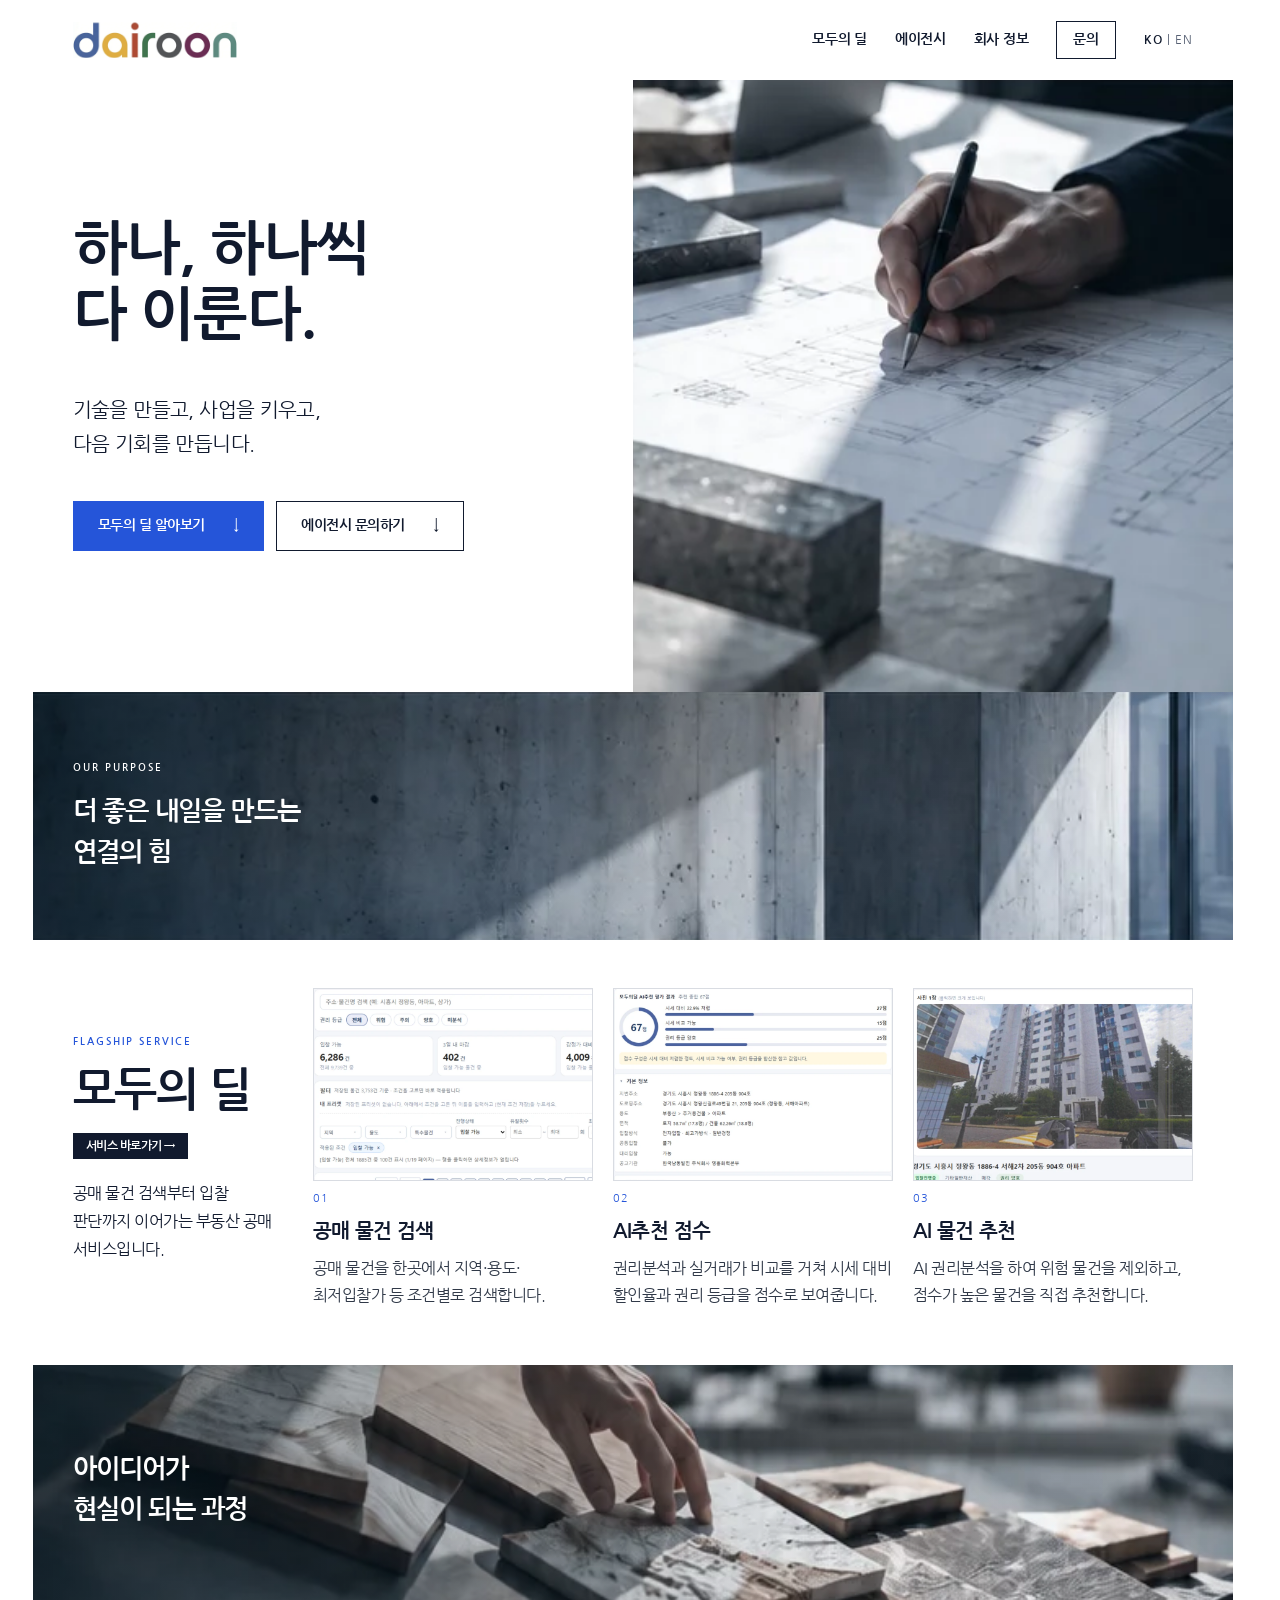
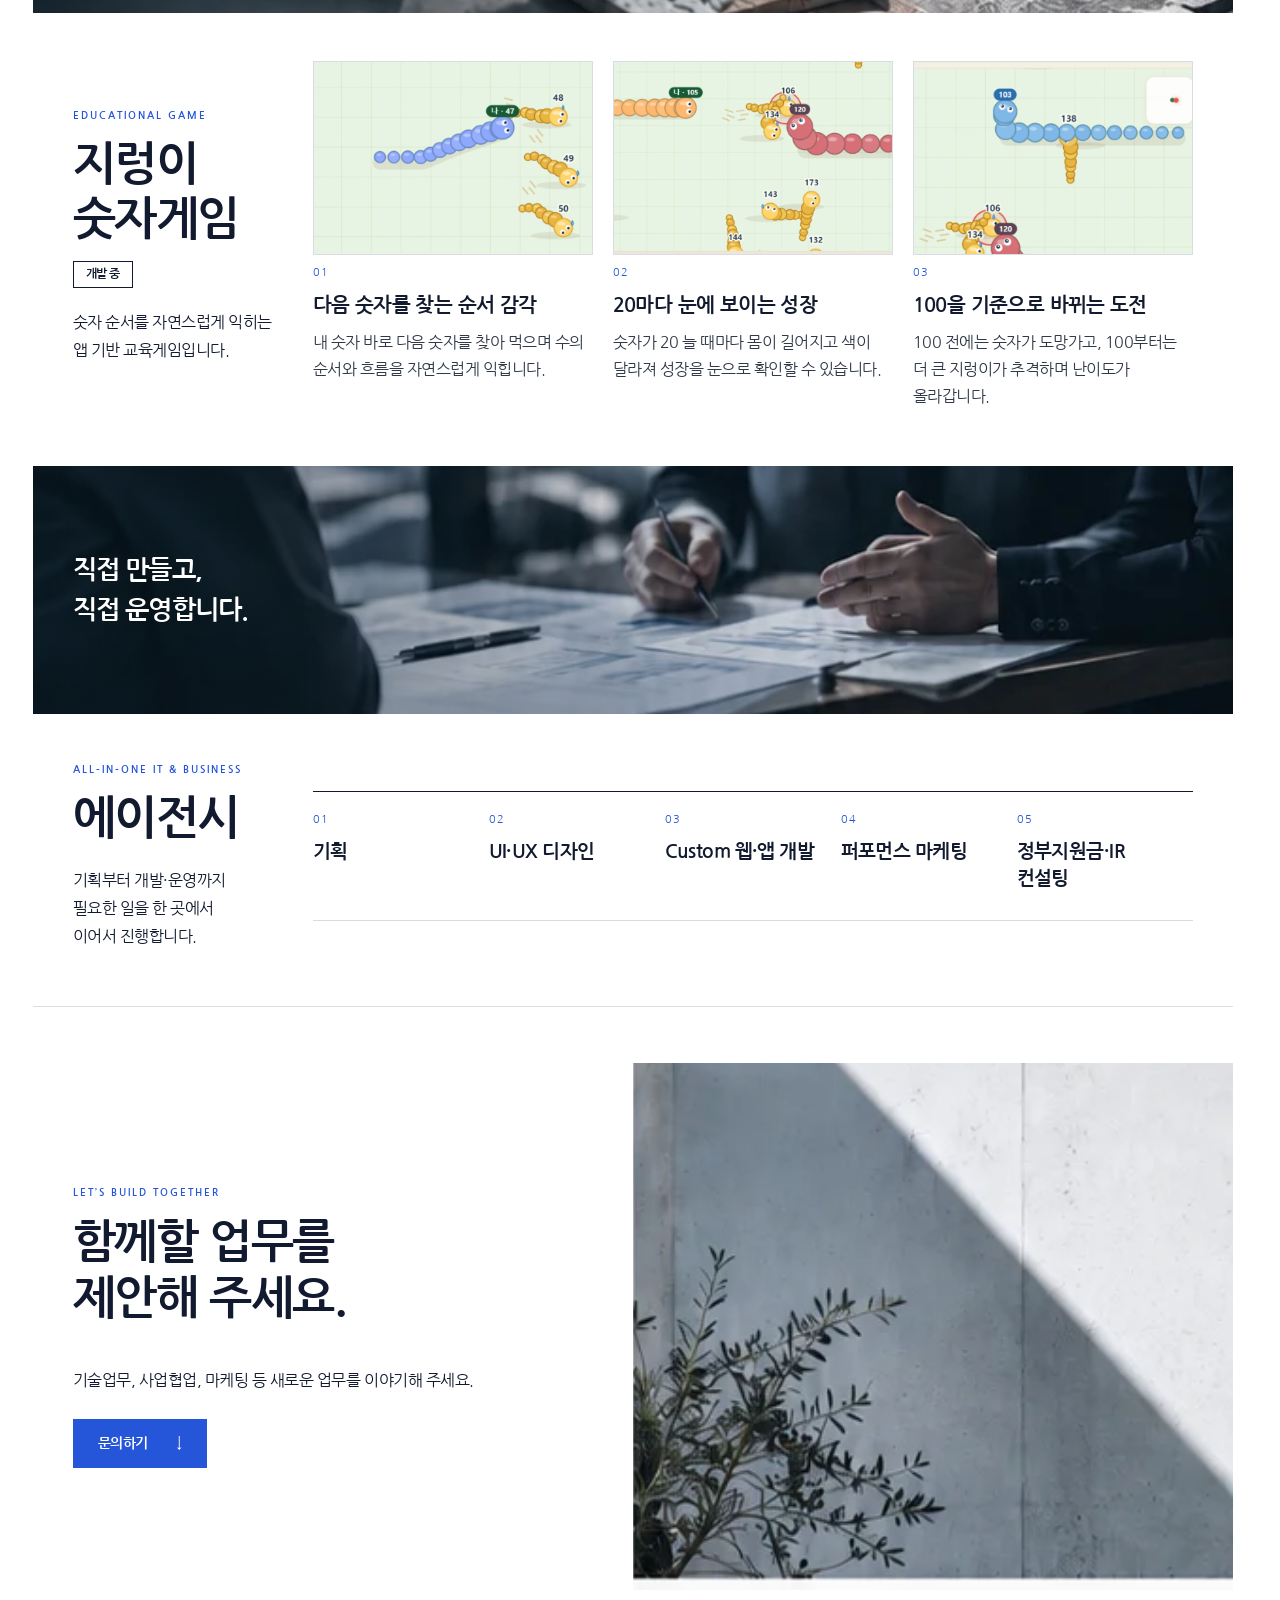
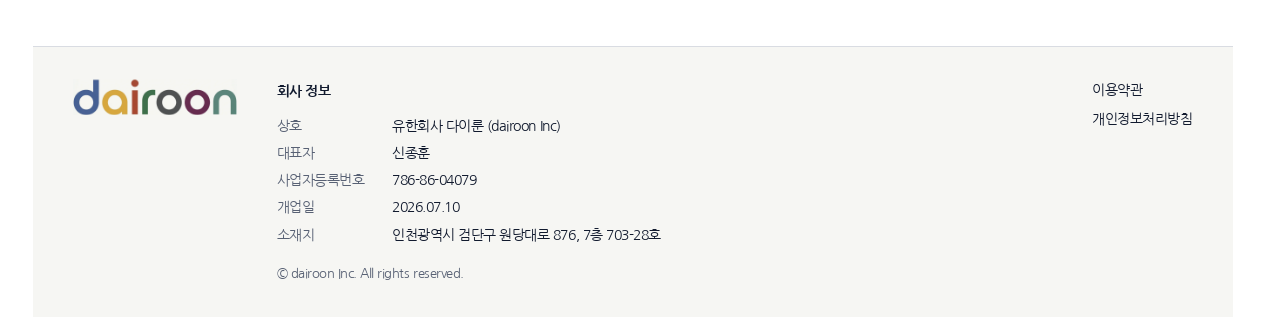
<file: index.html>
<!DOCTYPE html><html lang="ko"><head><meta charset="utf-8"/><meta name="viewport" content="width=device-width, initial-scale=1"/><link rel="stylesheet" href="/_next/static/chunks/2xvtko9cyt8w0.css?v=20260923d"/><link rel="stylesheet" href="/site.css?v=20261012a"/><meta name="theme-color" content="#111a2e"/><title>다이룬 (dairoon) | 올인원 IT & 비즈니스 에이전시, 모두의 딜</title><meta name="description" content="유한회사 다이룬은 기획·디자인·개발을 아우르는 올인원 IT & 비즈니스 에이전시이며, 부동산 공매 정보 서비스 모두의 딜을 준비하고 있습니다."/><link rel="canonical" href="https://www.dairoon.com/"/><link rel="alternate" hreflang="ko" href="https://www.dairoon.com/"/><link rel="alternate" hreflang="en" href="https://www.dairoon.com/en/"/><link rel="alternate" hreflang="x-default" href="https://www.dairoon.com/"/><meta property="og:title" content="다이룬 (dairoon) | 올인원 IT & 비즈니스 에이전시, 모두의 딜"/><meta property="og:description" content="유한회사 다이룬은 기획·디자인·개발을 아우르는 올인원 IT & 비즈니스 에이전시이며, 부동산 공매 정보 서비스 모두의 딜을 준비하고 있습니다."/><meta property="og:url" content="https://www.dairoon.com/"/><meta property="og:site_name" content="dairoon"/><meta property="og:locale" content="ko_KR"/><meta property="og:type" content="website"/><meta property="og:image" content="https://www.dairoon.com/dairoon-og-light-v2.png"/><meta property="og:image:secure_url" content="https://www.dairoon.com/dairoon-og-light-v2.png"/><meta property="og:image:type" content="image/png"/><meta property="og:image:width" content="1200"/><meta property="og:image:height" content="630"/><meta property="og:image:alt" content="dairoon"/><meta name="twitter:card" content="summary_large_image"/><meta name="twitter:image" content="https://www.dairoon.com/dairoon-og-light-v2.png"/><meta name="twitter:title" content="다이룬 (dairoon) | 올인원 IT & 비즈니스 에이전시, 모두의 딜"/><meta name="twitter:description" content="유한회사 다이룬은 기획·디자인·개발을 아우르는 올인원 IT & 비즈니스 에이전시이며, 부동산 공매 정보 서비스 모두의 딜을 준비하고 있습니다."/><link rel="preconnect" href="https://fonts.googleapis.com"/><link rel="preconnect" href="https://fonts.gstatic.com" crossorigin="anonymous"/><link rel="stylesheet" href="https://fonts.googleapis.com/css2?family=Nanum+Gothic:wght@400;700;800&amp;display=swap"/><script type="application/ld+json">{"@context":"https://schema.org","@type":"Organization","name":"다이룬","legalName":"유한회사 다이룬","alternateName":["dairoon","dairoon Inc"],"url":"https://www.dairoon.com/","foundingDate":"2026-07-10","founder":{"@type":"Person","name":"신종훈"},"taxID":"786-86-04079","address":{"@type":"PostalAddress","streetAddress":"원당대로 876, 7층 703-28호","addressLocality":"검단구","addressRegion":"인천광역시","addressCountry":"KR"}}</script></head><body><a class="skip-link" href="#main">본문으로 건너뛰기</a><div id="top"></div><header class="site-header"><a class="home-link" href="/#top" aria-label="다이룬 처음으로"><svg class="logo" viewBox="655 595 1506 336" role="img" aria-label="다이룬 dairoon"><image href="/logo-source.webp" width="2816" height="1536"></image></svg></a><nav class="site-nav" aria-label="Main"><a class="nav-link" href="#modoodeal">모두의 딜</a><a class="nav-link" href="#agency">에이전시</a><a class="nav-link" href="#company">회사 정보</a><a class="nav-contact" href="#contact">문의</a><span class="lang" aria-label="Language"><b>KO</b> | <a href="/en/" hreflang="en" lang="en">EN</a></span></nav></header><main id="main">
<section class="hero" aria-labelledby="hero-title"><div class="hero-copy"><p class="eyebrow">BUILD. OPERATE. GROW.</p><h1 id="hero-title">하나, 하나씩<br/>다 이룬다.</h1><p class="hero-sub">기술을 만들고, 사업을 키우고,<br/>다음 기회를 만듭니다.</p><div class="hero-actions"><a class="primary-button" href="#modoodeal">모두의 딜 알아보기 <span aria-hidden="true">↓</span></a><a class="ghost-button" href="#contact">에이전시 문의하기 <span aria-hidden="true">↓</span></a></div></div><div class="hero-visual"><svg class="photo hero-photo" width="380" height="396" viewBox="356 48 380 396" preserveAspectRatio="xMidYMid slice" aria-hidden="true"><image href="/editorial-source.webp" width="736" height="2135"></image></svg></div></section>
<section id="about" class="banner"><svg class="photo" width="736" height="151" viewBox="0 444 736 151" preserveAspectRatio="xMidYMid slice" aria-hidden="true"><image href="/editorial-source.webp" width="736" height="2135"></image></svg><div class="banner-copy"><p class="eyebrow">OUR PURPOSE</p><h2>더 좋은 내일을 만드는<br/>연결의 힘</h2></div></section>
<section id="modoodeal" class="service-section" aria-labelledby="modoodeal-title"><div class="section-intro"><p class="eyebrow">FLAGSHIP SERVICE</p><h2 id="modoodeal-title">모두의 딜</h2><a class="status-tag status-link" href="https://www.dairoon.net/anaconda" target="_blank" rel="noopener">서비스 바로가기 <span aria-hidden="true">→</span></a><p class="section-lead">공매 물건 검색부터 입찰 판단까지 이어가는 부동산 공매 서비스입니다.</p></div><div class="shot-wrap"><div class="service-grid service-grid-3 service-grid-shot"><div class="service-card"><article><div class="card-media"><img src="/assets/md-1.webp" width="720" height="496" alt="공매 물건 검색" loading="lazy"/></div><span class="card-number" aria-hidden="true">01</span><h3>공매 물건 검색</h3><p>공매 물건을 한곳에서 지역·용도·최저입찰가 등 조건별로 검색합니다.</p></article></div><div class="service-card"><article><div class="card-media"><img src="/assets/md-2.webp" width="720" height="496" alt="AI추천 점수" loading="lazy"/></div><span class="card-number" aria-hidden="true">02</span><h3>AI추천 점수</h3><p>권리분석과 실거래가 비교를 거쳐 시세 대비 할인율과 권리 등급을 점수로 보여줍니다.</p></article></div><div class="service-card"><article><div class="card-media"><img src="/assets/md-3.webp" width="720" height="496" alt="AI 물건 추천" loading="lazy"/></div><span class="card-number" aria-hidden="true">03</span><h3>AI 물건 추천</h3><p>AI 권리분석을 하여 위험 물건을 제외하고, 점수가 높은 물건을 직접 추천합니다.</p></article></div></div></div></section>
<section class="banner"><svg class="photo" width="736" height="168" viewBox="0 854 736 168" preserveAspectRatio="xMidYMid slice" aria-hidden="true"><image href="/editorial-source.webp" width="736" height="2135"></image></svg><div class="banner-copy"><h2>아이디어가<br/>현실이 되는 과정</h2></div></section>
<section id="number-snake" class="service-section" aria-labelledby="number-snake-title"><div class="section-intro"><p class="eyebrow">EDUCATIONAL GAME</p><h2 id="number-snake-title">지렁이 숫자게임</h2><p class="status-tag">개발 중</p><p class="section-lead">숫자 순서를 자연스럽게 익히는 앱 기반 교육게임입니다.</p></div><div class="shot-wrap"><div class="service-grid service-grid-3 service-grid-shot"><div class="service-card"><article><div class="card-media"><img src="/assets/game-1.webp" width="720" height="496" alt="다음 숫자를 찾는 순서 감각" loading="lazy"/></div><span class="card-number" aria-hidden="true">01</span><h3>다음 숫자를 찾는 순서 감각</h3><p>내 숫자 바로 다음 숫자를 찾아 먹으며 수의 순서와 흐름을 자연스럽게 익힙니다.</p></article></div><div class="service-card"><article><div class="card-media"><img src="/assets/game-2.webp" width="720" height="496" alt="20마다 눈에 보이는 성장" loading="lazy"/></div><span class="card-number" aria-hidden="true">02</span><h3>20마다 눈에 보이는 성장</h3><p>숫자가 20 늘 때마다 몸이 길어지고 색이 달라져 성장을 눈으로 확인할 수 있습니다.</p></article></div><div class="service-card"><article><div class="card-media"><img src="/assets/game-3.webp" width="720" height="496" alt="100을 기준으로 바뀌는 도전" loading="lazy"/></div><span class="card-number" aria-hidden="true">03</span><h3>100을 기준으로 바뀌는 도전</h3><p>100 전에는 숫자가 도망가고, 100부터는 더 큰 지렁이가 추격하며 난이도가 올라갑니다.</p></article></div></div></div></section>
<section class="banner"><svg class="photo" width="736" height="158" viewBox="0 1292 736 158" preserveAspectRatio="xMidYMid slice" aria-hidden="true"><image href="/editorial-source.webp" width="736" height="2135"></image></svg><div class="banner-copy"><h2>직접 만들고,<br/>직접 운영합니다.</h2></div></section>
<section id="agency" class="service-section" aria-labelledby="ag-title"><div class="section-intro"><p class="eyebrow">ALL-IN-ONE IT & BUSINESS</p><h2 id="ag-title">에이전시</h2><p class="section-lead">기획부터 개발·운영까지
필요한 일을 한 곳에서
이어서 진행합니다.</p></div><ol class="item-grid"><li class="item-card"><span class="card-number" aria-hidden="true">01</span><h3>기획</h3></li><li class="item-card"><span class="card-number" aria-hidden="true">02</span><h3>UI·UX 디자인</h3></li><li class="item-card"><span class="card-number" aria-hidden="true">03</span><h3>Custom 웹·앱 개발</h3></li><li class="item-card"><span class="card-number" aria-hidden="true">04</span><h3>퍼포먼스 마케팅</h3></li><li class="item-card"><span class="card-number" aria-hidden="true">05</span><h3>정부지원금·IR 컨설팅</h3></li></ol></section>

<div class="contact-reveal"><section id="contact" class="contact-section" aria-labelledby="contact-title"><input class="contact-form-toggle" type="checkbox" id="contact-form-toggle"/><div class="contact-overview"><div class="contact-copy"><p class="eyebrow">LET’S BUILD TOGETHER</p><h2 id="contact-title">함께할 업무를<br/>제안해 주세요.</h2><p>기술업무, 사업협업, 마케팅 등<br class="mobile-break"/> 새로운 업무를 이야기해 주세요.</p><label class="primary-button" for="contact-form-toggle">문의하기 <span aria-hidden="true">↓</span></label></div><svg class="photo" width="318" height="281" viewBox="418 1740 318 281" preserveAspectRatio="xMidYMid slice" aria-hidden="true"><image href="/editorial-source.webp" width="736" height="2135"></image></svg></div><div id="contact-form-panel" class="contact-form-panel"><div class="form-intro"><h3>어떤 일을 함께할까요?</h3><p>필요한 도움을 알려주세요.</p><p class="form-note">* 필수 입력</p></div><form action="https://formsubmit.co/jason@dairoon.com" method="POST" aria-label="문의 양식"><input type="hidden" name="_subject" value="[다이룬] 문의"/><input type="hidden" name="_template" value="table"/><input type="hidden" name="_captcha" value="false"/><input type="hidden" name="_next" value="https://www.dairoon.com/thanks.html"/><fieldset><legend class="sr-only">문의 정보</legend><div class="form-grid"><div class="field"><label for="name">이름 *</label><input id="name" autocomplete="name" maxlength="60" required name="name"/></div><div class="field"><label for="email">이메일 *</label><input id="email" type="email" autocomplete="email" maxlength="254" required name="email"/></div><div class="field"><label for="company">회사·소속 <span>(선택)</span></label><input id="company" autocomplete="organization" maxlength="100" name="company"/></div><div class="field"><label for="phone">연락처 <span>(선택)</span></label><input id="phone" type="tel" autocomplete="tel" maxlength="30" name="phone"/></div><div class="field full-width"><label for="type">문의 유형 *</label><select id="type" name="type" required><option value="" selected>문의 유형을 선택해주세요</option><option>에이전시 문의</option><option>모두의 딜 제휴</option><option>광고</option><option>시스템 문의</option></select></div><div class="field full-width"><label for="message">문의 내용 *</label><textarea id="message" name="message" rows="6" minlength="10" maxlength="3000" required placeholder="진행하고 싶은 일이나 궁금한 점을 적어주세요."></textarea></div><div class="honeypot" aria-hidden="true"><label for="website">웹사이트</label><input id="website" tabindex="-1" autocomplete="off" name="website"/></div></div><p class="setup-notice">문의하신 내용을 확인한 후 회신해 드리겠습니다.</p><label class="consent"><input type="checkbox" required name="consent"/><span>개인정보 수집·이용에 동의합니다. (필수) <a class="policy-link" href="/privacy.html">개인정보처리방침</a></span></label><button class="primary-button submit-button" type="submit">문의 보내기 <span aria-hidden="true">↗</span></button></fieldset></form></div></section></div>
</main>
<footer id="company" class="site-footer company-footer"><a class="footer-logo" href="/#top" aria-label="다이룬 처음으로"><svg class="logo" viewBox="655 595 1506 336" role="img" aria-label="다이룬 dairoon"><image href="/logo-source.webp" width="2816" height="1536"></image></svg></a><div class="footer-info"><strong>회사 정보</strong><dl class="company-list"><dt>상호</dt><dd>유한회사 다이룬 (dairoon Inc)</dd><dt>대표자</dt><dd>신종훈</dd><dt>사업자등록번호</dt><dd>786-86-04079</dd><dt>개업일</dt><dd>2026.07.10</dd><dt>소재지</dt><dd>인천광역시 검단구 원당대로 876, 7층 703-28호</dd></dl><small>© dairoon Inc. All rights reserved.</small></div><nav class="footer-links" aria-label="Legal"><a href="/terms.html">이용약관</a><a href="/privacy.html">개인정보처리방침</a></nav></footer></body></html>
</file>
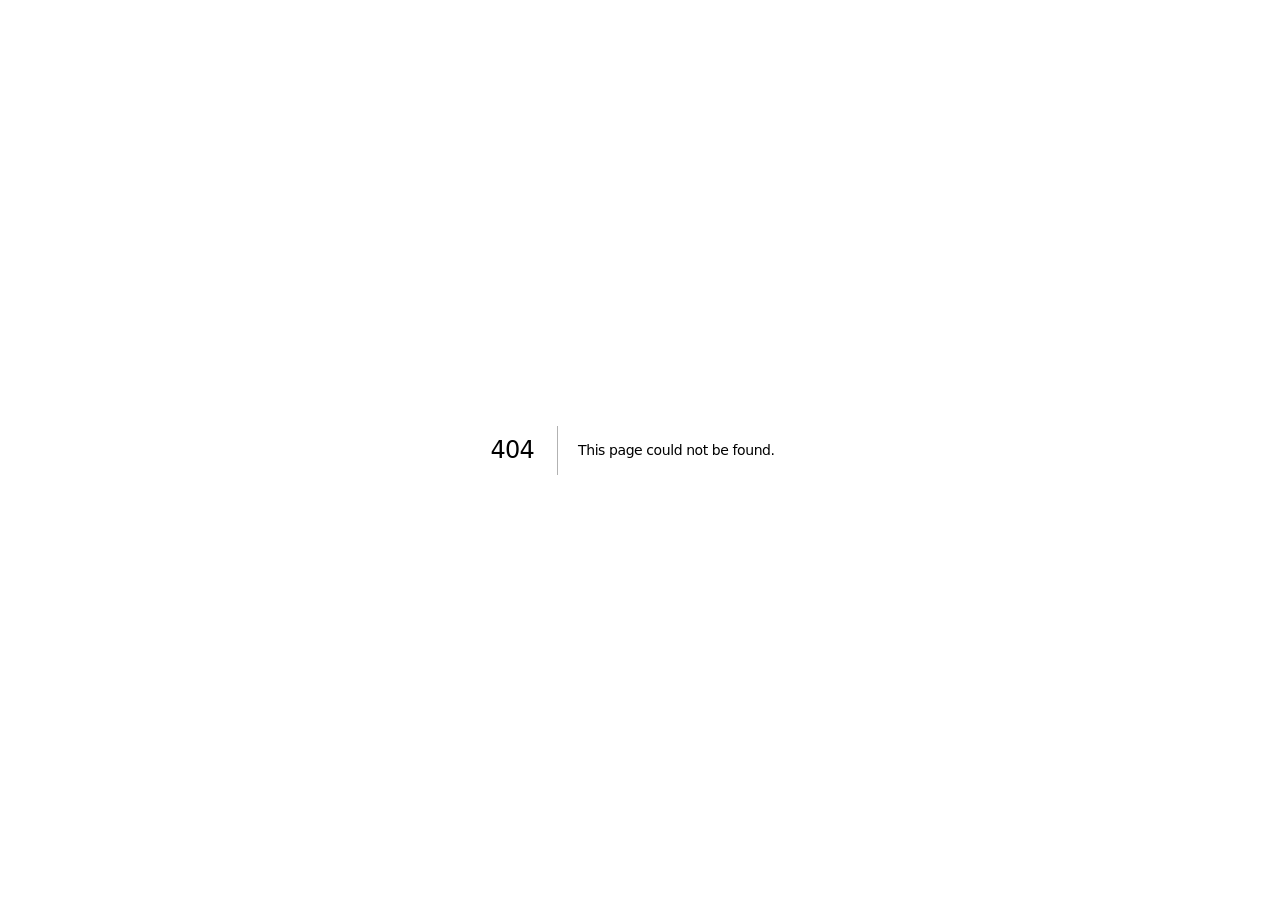
<file: 404/index.html>
<!DOCTYPE html><html lang="ko"><head><meta charSet="utf-8"/><meta name="viewport" content="width=device-width, initial-scale=1"/><link rel="stylesheet" href="/_next/static/chunks/2xvtko9cyt8w0.css" data-precedence="next"/><link rel="preload" as="script" fetchPriority="low" href="/_next/static/chunks/3nsj88_74o0t5.js"/><script src="/_next/static/chunks/2trs2gtjx0u55.js" async=""></script><script src="/_next/static/chunks/0n_12h2aolb_m.js" async=""></script><script src="/_next/static/chunks/turbopack-196b_j6blcd7y.js" async=""></script><script src="/_next/static/chunks/2-tx3ya_ngq3g.js" async=""></script><link rel="preload" href="https://fonts.googleapis.com/css2?family=Nanum+Gothic:wght@400;700;800&amp;display=swap" as="style"/><meta name="robots" content="noindex"/><meta name="theme-color" content="#111a2e"/><title>다이룬 | 아이디어에서 사업까지, 함께</title><meta name="description" content="IT 개발·설계부터 데이터·AI 인프라 구축까지, 자본과 기술의 연결로 더 좋은 내일을 만드는 비즈니스 파트너 다이룬입니다."/><link rel="canonical" href="https://www.dairoon.com/"/><meta property="og:title" content="다이룬 | 아이디어에서 사업까지, 함께"/><meta property="og:description" content="IT 개발·설계부터 데이터·AI 인프라 구축까지, 자본과 기술의 연결로 더 좋은 내일을 만드는 비즈니스 파트너 다이룬입니다."/><meta property="og:url" content="https://www.dairoon.com/"/><meta property="og:site_name" content="다이룬"/><meta property="og:locale" content="ko_KR"/><meta property="og:type" content="website"/><meta name="twitter:card" content="summary"/><meta name="twitter:title" content="다이룬 | 아이디어에서 사업까지, 함께"/><meta name="twitter:description" content="IT 개발·설계부터 데이터·AI 인프라 구축까지, 자본과 기술의 연결로 더 좋은 내일을 만드는 비즈니스 파트너 다이룬입니다."/><link rel="preconnect" href="https://fonts.googleapis.com"/><link rel="preconnect" href="https://fonts.gstatic.com" crossorigin="anonymous"/><title>404: This page could not be found.</title><link rel="stylesheet" href="https://fonts.googleapis.com/css2?family=Nanum+Gothic:wght@400;700;800&amp;display=swap"/><script src="/_next/static/chunks/0cz1d0mv5g_q7.js" noModule=""></script></head><body><div hidden=""><!--$--><!--/$--></div><a class="skip-link" href="#main">본문으로 건너뛰기</a><div style="font-family:system-ui,&quot;Segoe UI&quot;,Roboto,Helvetica,Arial,sans-serif,&quot;Apple Color Emoji&quot;,&quot;Segoe UI Emoji&quot;;height:100vh;text-align:center;display:flex;flex-direction:column;align-items:center;justify-content:center"><div><style>body{color:#000;background:#fff;margin:0}.next-error-h1{border-right:1px solid rgba(0,0,0,.3)}@media (prefers-color-scheme:dark){body{color:#fff;background:#000}.next-error-h1{border-right:1px solid rgba(255,255,255,.3)}}</style><h1 class="next-error-h1" style="display:inline-block;margin:0 20px 0 0;padding:0 23px 0 0;font-size:24px;font-weight:500;vertical-align:top;line-height:49px">404</h1><div style="display:inline-block"><h2 style="font-size:14px;font-weight:400;line-height:49px;margin:0">This page could not be found.</h2></div></div></div><!--$--><!--/$--><script src="/_next/static/chunks/3nsj88_74o0t5.js" id="_R_" async=""></script><script>(self.__next_f=self.__next_f||[]).push([0])</script><script>self.__next_f.push([1,"1:\"$Sreact.fragment\"\n2:I[32356,[\"/_next/static/chunks/2-tx3ya_ngq3g.js\"],\"default\"]\n3:I[32523,[\"/_next/static/chunks/2-tx3ya_ngq3g.js\"],\"default\"]\n4:I[90146,[\"/_next/static/chunks/2-tx3ya_ngq3g.js\"],\"OutletBoundary\"]\n5:\"$Sreact.suspense\"\n8:I[90146,[\"/_next/static/chunks/2-tx3ya_ngq3g.js\"],\"ViewportBoundary\"]\na:I[90146,[\"/_next/static/chunks/2-tx3ya_ngq3g.js\"],\"MetadataBoundary\"]\nc:I[88330,[\"/_next/static/chunks/2-tx3ya_ngq3g.js\"],\"default\",1]\n:HL[\"/_next/static/chunks/2xvtko9cyt8w0.css\",\"style\"]\n:HL[\"https://fonts.googleapis.com/css2?family=Nanum+Gothic:wght@400;700;800\u0026display=swap\",\"style\"]\n7:X\n0:{\"P\":null,\"c\":[\"\",\"_not-found\",\"\"],\"q\":\"\",\"i\":false,\"f\":[[[\"\",{\"children\":[\"/_not-found\",{\"children\":[\"__PAGE__\",{},\"$undefined\",\"$undefined\",4608]},\"$undefined\",\"$undefined\",4608]},\"$undefined\",\"$undefined\",4624],[[\"$\",\"$1\",\"c\",{\"children\":[[[\"$\",\"link\",\"0\",{\"rel\":\"stylesheet\",\"href\":\"/_next/static/chunks/2xvtko9cyt8w0.css\",\"precedence\":\"next\",\"crossOrigin\":\"$undefined\",\"nonce\":\"$undefined\"}],[\"$\",\"script\",\"script-0\",{\"src\":\"/_next/static/chunks/2-tx3ya_ngq3g.js\",\"async\":true,\"nonce\":\"$undefined\"}]],[\"$\",\"html\",null,{\"lang\":\"ko\",\"children\":[[\"$\",\"head\",null,{\"children\":[[\"$\",\"link\",null,{\"rel\":\"preconnect\",\"href\":\"https://fonts.googleapis.com\"}],[\"$\",\"link\",null,{\"rel\":\"preconnect\",\"href\":\"https://fonts.gstatic.com\",\"crossOrigin\":\"anonymous\"}],[\"$\",\"link\",null,{\"rel\":\"stylesheet\",\"href\":\"https://fonts.googleapis.com/css2?family=Nanum+Gothic:wght@400;700;800\u0026display=swap\"}]]}],[\"$\",\"body\",null,{\"children\":[[\"$\",\"a\",null,{\"className\":\"skip-link\",\"href\":\"#main\",\"children\":\"본문으로 건너뛰기\"}],[\"$\",\"$L2\",null,{\"parallelRouterKey\":\"children\",\"error\":\"$undefined\",\"errorStyles\":\"$undefined\",\"errorScripts\":\"$undefined\",\"template\":[\"$\",\"$L3\",null,{}],\"templateStyles\":\"$undefined\",\"templateScripts\":\"$undefined\",\"notFound\":[[[\"$\",\"title\",null,{\"children\":\"404: This page could not be found.\"}],[\"$\",\"div\",null,{\"style\":{\"fontFamily\":\"system-ui,\\\"Segoe UI\\\",Roboto,Helvetica,Arial,sans-serif,\\\"Apple Color Emoji\\\",\\\"Segoe UI Emoji\\\"\",\"height\":\"100vh\",\"textAlign\":\"center\",\"display\":\"flex\",\"flexDirection\":\"column\",\"alignItems\":\"center\",\"justifyContent\":\"center\"},\"children\":[\"$\",\"div\",null,{\"children\":[[\"$\",\"style\",null,{\"dangerouslySetInnerHTML\":{\"__html\":\"body{color:#000;background:#fff;margin:0}.next-error-h1{border-right:1px solid rgba(0,0,0,.3)}@media (prefers-color-scheme:dark){body{color:#fff;background:#000}.next-error-h1{border-right:1px solid rgba(255,255,255,.3)}}\"}}],[\"$\",\"h1\",null,{\"className\":\"next-error-h1\",\"style\":{\"display\":\"inline-block\",\"margin\":\"0 20px 0 0\",\"padding\":\"0 23px 0 0\",\"fontSize\":24,\"fontWeight\":500,\"verticalAlign\":\"top\",\"lineHeight\":\"49px\"},\"children\":404}],[\"$\",\"div\",null,{\"style\":{\"display\":\"inline-block\"},\"children\":[\"$\",\"h2\",null,{\"style\":{\"fontSize\":14,\"fontWeight\":400,\"lineHeight\":\"49px\",\"margin\":0},\"children\":\"This page could not be found.\"}]}]]}]}]],[]],\"forbidden\":\"$undefined\",\"unauthorized\":\"$undefined\"}]]}]]}]]}],{\"children\":[[\"$\",\"$1\",\"c\",{\"children\":[null,[\"$\",\"$L2\",null,{\"parallelRouterKey\":\"children\",\"error\":\"$undefined\",\"errorStyles\":\"$undefined\",\"errorScripts\":\"$undefined\",\"template\":[\"$\",\"$L3\",null,{}],\"templateStyles\":\"$undefined\",\"templateScripts\":\"$undefined\",\"notFound\":\"$undefined\",\"forbidden\":\"$undefined\",\"unauthorized\":\"$undefined\"}]]}],{\"children\":[[\"$\",\"$1\",\"c\",{\"children\":[[[\"$\",\"title\",null,{\"children\":\"404: This page could not be found.\"}],[\"$\",\"div\",null,{\"style\":\"$0:f:0:1:0:props:children:1:props:children:1:props:children:1:props:notFound:0:1:props:style\",\"children\":[\"$\",\"div\",null,{\"children\":[[\"$\",\"style\",null,{\"dangerouslySetInnerHTML\":{\"__html\":\"body{color:#000;background:#fff;margin:0}.next-error-h1{border-right:1px solid rgba(0,0,0,.3)}@media (prefers-color-scheme:dark){body{color:#fff;background:#000}.next-error-h1{border-right:1px solid rgba(255,255,255,.3)}}\"}}],[\"$\",\"h1\",null,{\"className\":\"next-error-h1\",\"style\":\"$0:f:0:1:0:props:children:1:props:children:1:props:children:1:props:notFound:0:1:props:children:props:children:1:props:style\",\"children\":404}],[\"$\",\"div\",null,{\"style\":\"$0:f:0:1:0:props:children:1:props:children:1:props:children:1:props:notFound:0:1:props:children:props:children:2:props:style\",\"children\":[\"$\",\"h2\",null,{\"style\":\"$0:f:0:1:0:props:children:1:props:children:1:props:children:1:props:notFound:0:1:props:children:props:children:2:props:children:props:style\",\"children\":\"This page could not be found.\"}]}]]}]}]],null,[\"$\",\"$L4\",null,{\"children\":[\"$\",\"$5\",null,{\"name\":\"Next.MetadataOutlet\",\"children\":\"$@6\"}]}]]}],{},null,false,null]},null,false,\"$7\"]},null,false,null],[\"$\",\"$1\",\"h\",{\"children\":[[\"$\",\"meta\",null,{\"name\":\"robots\",\"content\":\"noindex\"}],[\"$\",\"$L8\",null,{\"children\":\"$L9\"}],[\"$\",\"div\",null,{\"hidden\":true,\"children\":[\"$\",\"$La\",null,{\"children\":[\"$\",\"$5\",null,{\"name\":\"Next.Metadata\",\"children\":\"$Lb\"}]}]}],null]}],false]],\"m\":\"$undefined\",\"G\":[\"$c\",[[\"$\",\"link\",\"0\",{\"rel\":\"stylesheet\",\"href\":\"/_next/static/chunks/2xvtko9cyt8w0.css\",\"precedence\":\"next\",\"crossOrigin\":\"$undefined\",\"nonce\":\"$undefined\"}]]],\"S\":true,\"h\":null,\"r\":\"$undefined\",\"s\":\"$undefined\",\"a\":\"$undefined\",\"l\":\"$undefined\",\"p\":\"$undefined\",\"d\":\"$undefined\",\"b\":\"s1ciQcliI_yn8mpTOXk_G\"}\n7:C\n9:[[\"$\",\"meta\",\"0\",{\"charSet\":\"utf-8\"}],[\"$\",\"meta\",\"1\",{\"name\":\"viewport\",\"content\":\"width=device-width, initial-scale=1\"}],[\"$\",\"meta\",\"2\",{\"name\":\"theme-color\",\"content\":\"#111a2e\"}]]\n6:null\nb:[[\"$\",\"title\",\"0\",{\"children\":\"다이룬 | 아이디어에서 사업까지, 함께\"}],[\"$\",\"meta\",\"1\",{\"name\":\"description\",\"content\":\"IT 개발·설계부터 데이터·AI 인프라 구축까지, 자본과 기술의 연결로 더 좋은 내일을 만드는 비즈니스 파트너 다이룬입니다.\"}],[\"$\",\"link\",\"2\",{\"rel\":\"canonical\",\"href\":\"https://www.dairoon.com/\"}],[\"$\",\"meta\",\"3\",{\"property\":\"og:title\",\"content\":\"다이룬 | 아이디어에서 사업까지, 함께\"}],[\"$\",\"meta\",\"4\",{\"property\":\"og:description\",\"content\":\"IT 개발·설계부터 데이터·AI 인프라 구축까지, 자본과 기술의 연결로 더 좋은 내일을 만드는 비즈니스 파트너 다이룬입니다.\"}],[\"$\",\"meta\",\"5\",{\"property\":\"og:url\",\"content\":\"https://www.dairoon.com/\"}],[\"$\",\"meta\",\"6\",{\"property\":\"og:site_name\",\"content\":\"다이룬\"}],[\"$\",\"meta\",\"7\",{\"property\":\"og:locale\",\"content\":\"ko_KR\"}],[\"$\",\"meta\",\"8\",{\"property\":\"og:type\",\"content\":\"website\"}],[\"$\",\"meta\",\"9\",{\"name\":\"twitter:card\",\"content\":\"summary\"}],[\"$\",\"meta\",\"10\",{\"name\":\"twitter:title\",\"content\":\"다이룬 | 아이디어에서 사업까지, 함께\"}],[\"$\",\"meta\",\"11\",{\"name\":\"twitter:description\",\"content\":\"IT 개발·설계부터 데이터·AI 인프라 구축까지, 자본과 기술의 연결로 더 좋은 내일을 만드는 비즈니스 파트너 다이룬입니다.\"}]]\n"])</script></body></html>
</file>
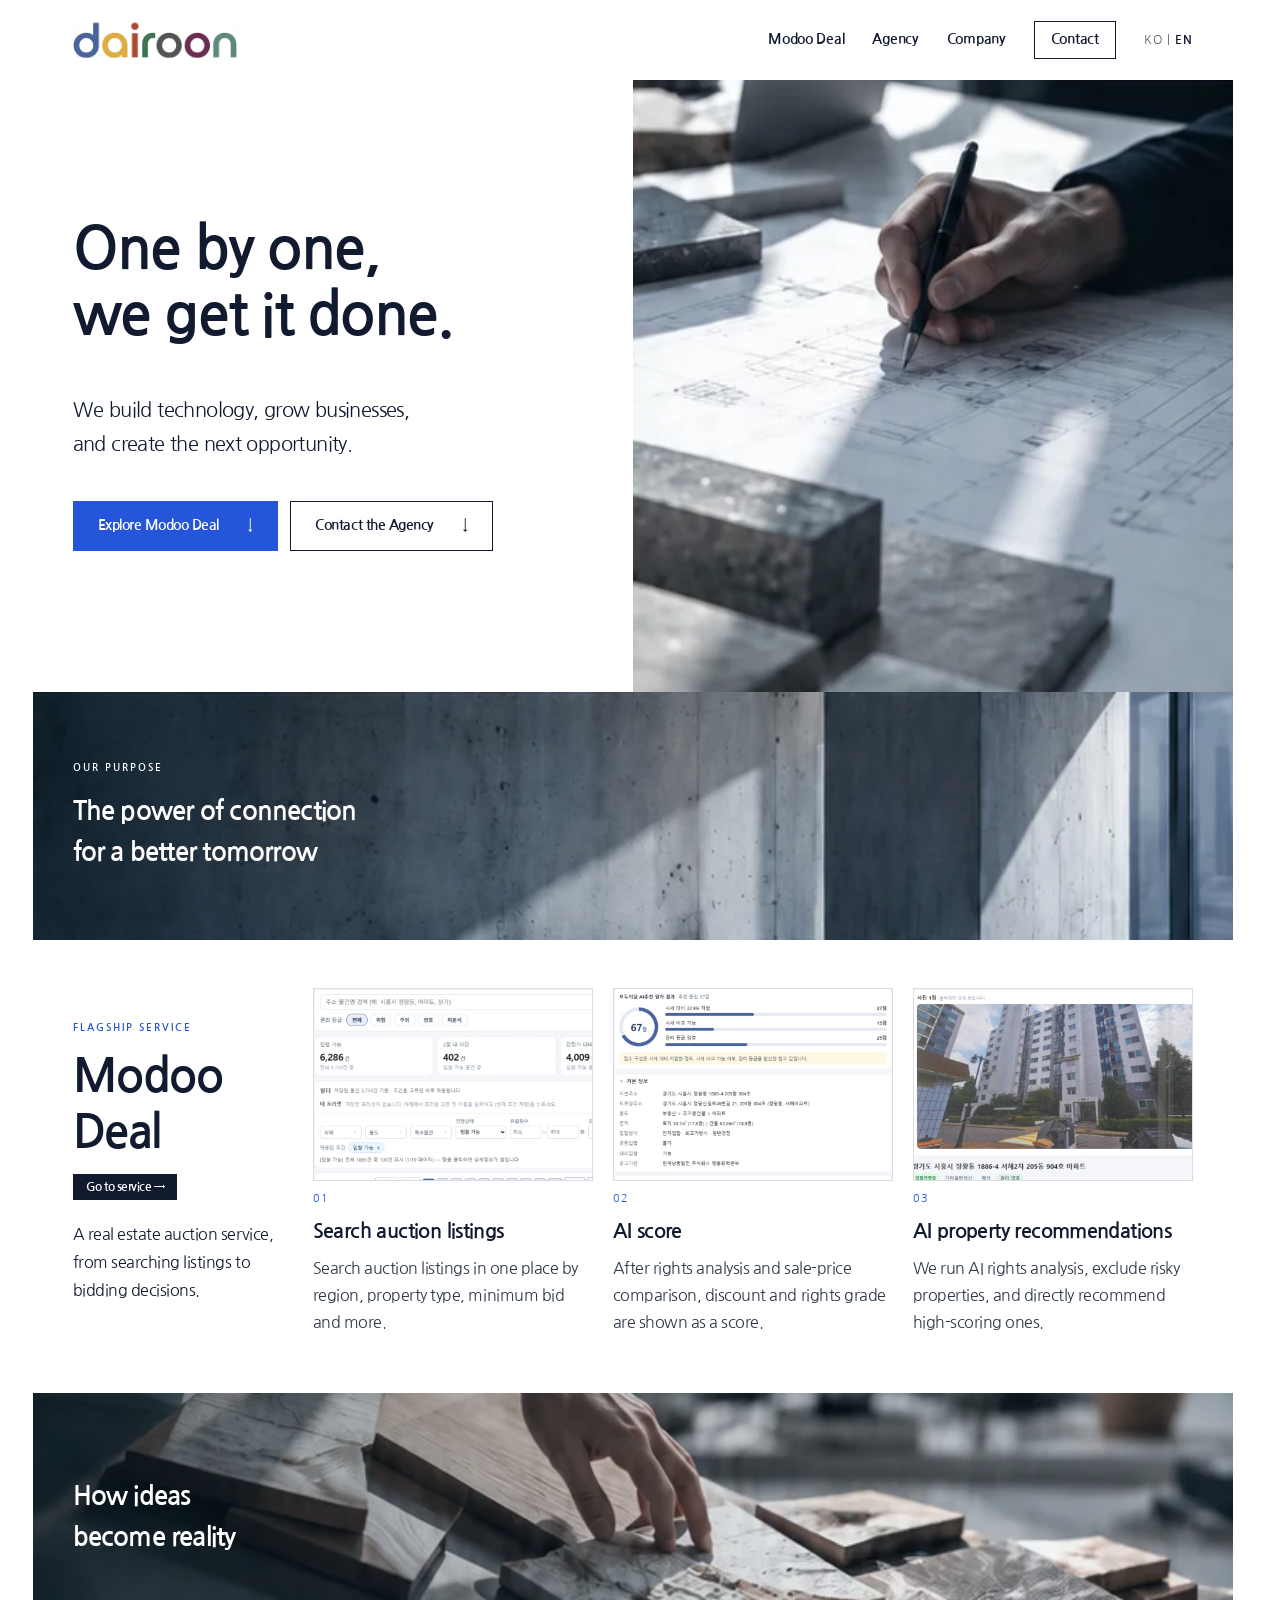
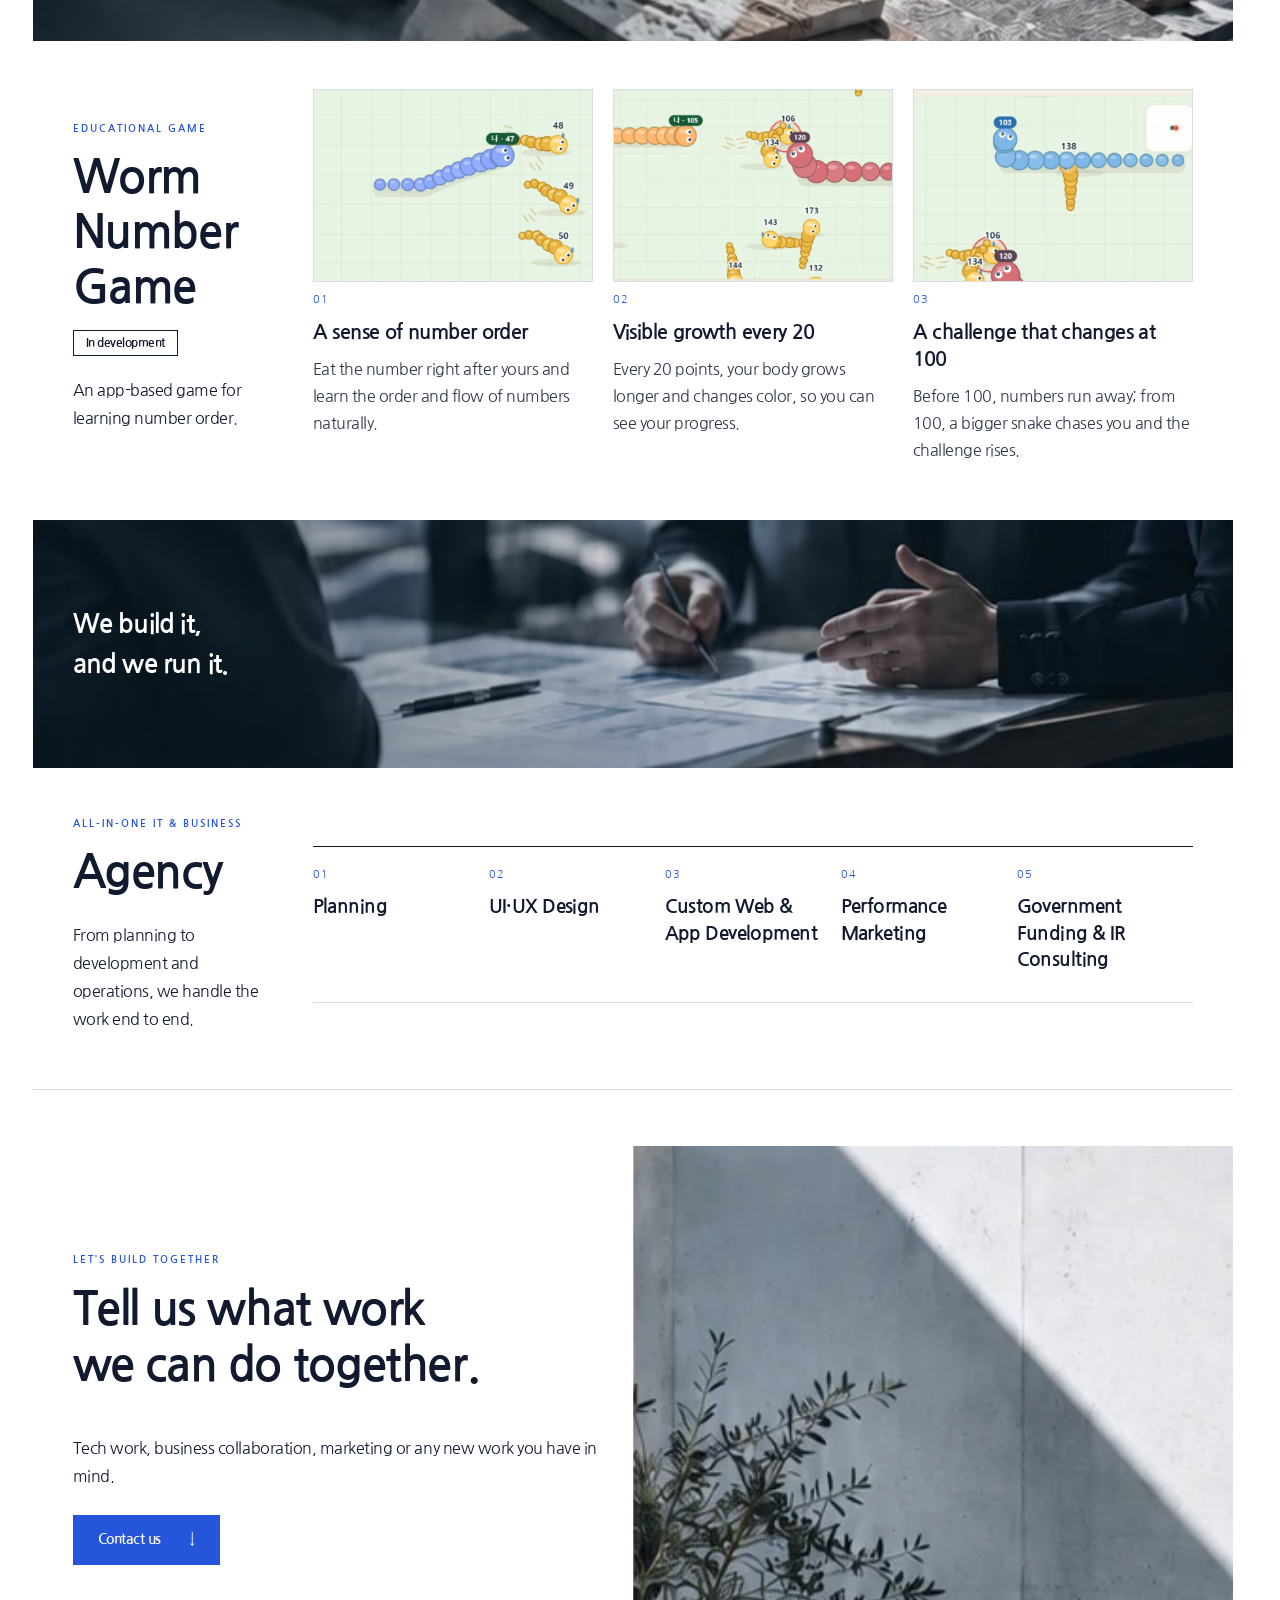
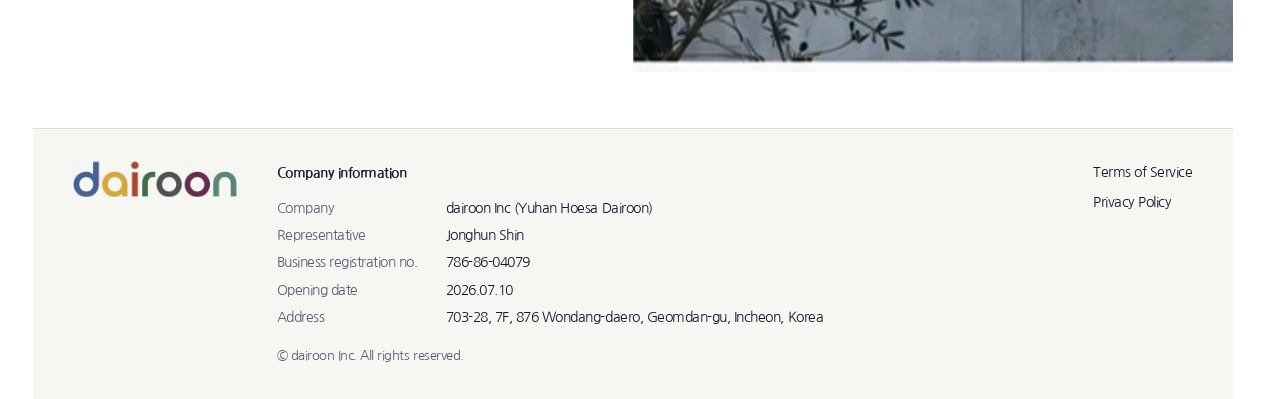
<file: en/index.html>
<!DOCTYPE html><html lang="en"><head><meta charset="utf-8"/><meta name="viewport" content="width=device-width, initial-scale=1"/><link rel="stylesheet" href="/_next/static/chunks/2xvtko9cyt8w0.css?v=20260923d"/><link rel="stylesheet" href="/site.css?v=20261012a"/><meta name="theme-color" content="#111a2e"/><title>dairoon | All-in-One IT & Business Agency, Modoo Deal</title><meta name="description" content="dairoon Inc is an all-in-one IT & business agency covering planning, design and development, and is preparing Modoo Deal, a public-auction real estate information service."/><link rel="canonical" href="https://www.dairoon.com/en/"/><link rel="alternate" hreflang="ko" href="https://www.dairoon.com/"/><link rel="alternate" hreflang="en" href="https://www.dairoon.com/en/"/><link rel="alternate" hreflang="x-default" href="https://www.dairoon.com/"/><meta property="og:title" content="dairoon | All-in-One IT & Business Agency, Modoo Deal"/><meta property="og:description" content="dairoon Inc is an all-in-one IT & business agency covering planning, design and development, and is preparing Modoo Deal, a public-auction real estate information service."/><meta property="og:url" content="https://www.dairoon.com/en/"/><meta property="og:site_name" content="dairoon"/><meta property="og:locale" content="en_US"/><meta property="og:type" content="website"/><meta property="og:image" content="https://www.dairoon.com/dairoon-og-light-v2.png"/><meta property="og:image:secure_url" content="https://www.dairoon.com/dairoon-og-light-v2.png"/><meta property="og:image:type" content="image/png"/><meta property="og:image:width" content="1200"/><meta property="og:image:height" content="630"/><meta property="og:image:alt" content="dairoon"/><meta name="twitter:card" content="summary_large_image"/><meta name="twitter:image" content="https://www.dairoon.com/dairoon-og-light-v2.png"/><meta name="twitter:title" content="dairoon | All-in-One IT & Business Agency, Modoo Deal"/><meta name="twitter:description" content="dairoon Inc is an all-in-one IT & business agency covering planning, design and development, and is preparing Modoo Deal, a public-auction real estate information service."/><link rel="preconnect" href="https://fonts.googleapis.com"/><link rel="preconnect" href="https://fonts.gstatic.com" crossorigin="anonymous"/><link rel="stylesheet" href="https://fonts.googleapis.com/css2?family=Nanum+Gothic:wght@400;700;800&amp;display=swap"/><script type="application/ld+json">{"@context":"https://schema.org","@type":"Organization","name":"다이룬","legalName":"유한회사 다이룬","alternateName":["dairoon","dairoon Inc"],"url":"https://www.dairoon.com/","foundingDate":"2026-07-10","founder":{"@type":"Person","name":"신종훈"},"taxID":"786-86-04079","address":{"@type":"PostalAddress","streetAddress":"원당대로 876, 7층 703-28호","addressLocality":"검단구","addressRegion":"인천광역시","addressCountry":"KR"}}</script></head><body><a class="skip-link" href="#main">Skip to content</a><div id="top"></div><header class="site-header"><a class="home-link" href="/en/#top" aria-label="Back to top"><svg class="logo" viewBox="655 595 1506 336" role="img" aria-label="다이룬 dairoon"><image href="/logo-source.webp" width="2816" height="1536"></image></svg></a><nav class="site-nav" aria-label="Main"><a class="nav-link" href="#modoodeal">Modoo Deal</a><a class="nav-link" href="#agency">Agency</a><a class="nav-link" href="#company">Company</a><a class="nav-contact" href="#contact">Contact</a><span class="lang" aria-label="Language"><a href="/" hreflang="ko" lang="ko">KO</a> | <b>EN</b></span></nav></header><main id="main">
<section class="hero" aria-labelledby="hero-title"><div class="hero-copy"><p class="eyebrow">BUILD. OPERATE. GROW.</p><h1 id="hero-title">One by one,<br/>we get it done.</h1><p class="hero-sub">We build technology, grow businesses,<br/>and create the next opportunity.</p><div class="hero-actions"><a class="primary-button" href="#modoodeal">Explore Modoo Deal <span aria-hidden="true">↓</span></a><a class="ghost-button" href="#contact">Contact the Agency <span aria-hidden="true">↓</span></a></div></div><div class="hero-visual"><svg class="photo hero-photo" width="380" height="396" viewBox="356 48 380 396" preserveAspectRatio="xMidYMid slice" aria-hidden="true"><image href="/editorial-source.webp" width="736" height="2135"></image></svg></div></section>
<section id="about" class="banner"><svg class="photo" width="736" height="151" viewBox="0 444 736 151" preserveAspectRatio="xMidYMid slice" aria-hidden="true"><image href="/editorial-source.webp" width="736" height="2135"></image></svg><div class="banner-copy"><p class="eyebrow">OUR PURPOSE</p><h2>The power of connection<br/>for a better tomorrow</h2></div></section>
<section id="modoodeal" class="service-section" aria-labelledby="modoodeal-title"><div class="section-intro"><p class="eyebrow">FLAGSHIP SERVICE</p><h2 id="modoodeal-title">Modoo Deal</h2><a class="status-tag status-link" href="https://www.dairoon.net/anaconda" target="_blank" rel="noopener">Go to service <span aria-hidden="true">→</span></a><p class="section-lead">A real estate auction service, from searching listings to bidding decisions.</p></div><div class="shot-wrap"><div class="service-grid service-grid-3 service-grid-shot"><div class="service-card"><article><div class="card-media"><img src="/assets/md-1.webp" width="720" height="496" alt="Search auction listings" loading="lazy"/></div><span class="card-number" aria-hidden="true">01</span><h3>Search auction listings</h3><p>Search auction listings in one place by region, property type, minimum bid and more.</p></article></div><div class="service-card"><article><div class="card-media"><img src="/assets/md-2.webp" width="720" height="496" alt="AI score" loading="lazy"/></div><span class="card-number" aria-hidden="true">02</span><h3>AI score</h3><p>After rights analysis and sale-price comparison, discount and rights grade are shown as a score.</p></article></div><div class="service-card"><article><div class="card-media"><img src="/assets/md-3.webp" width="720" height="496" alt="AI property recommendations" loading="lazy"/></div><span class="card-number" aria-hidden="true">03</span><h3>AI property recommendations</h3><p>We run AI rights analysis, exclude risky properties, and directly recommend high-scoring ones.</p></article></div></div></div></section>
<section class="banner"><svg class="photo" width="736" height="168" viewBox="0 854 736 168" preserveAspectRatio="xMidYMid slice" aria-hidden="true"><image href="/editorial-source.webp" width="736" height="2135"></image></svg><div class="banner-copy"><h2>How ideas<br/>become reality</h2></div></section>
<section id="number-snake" class="service-section" aria-labelledby="number-snake-title"><div class="section-intro"><p class="eyebrow">EDUCATIONAL GAME</p><h2 id="number-snake-title">Worm Number Game</h2><p class="status-tag">In development</p><p class="section-lead">An app-based game for learning number order.</p></div><div class="shot-wrap"><div class="service-grid service-grid-3 service-grid-shot"><div class="service-card"><article><div class="card-media"><img src="/assets/game-1.webp" width="720" height="496" alt="A sense of number order" loading="lazy"/></div><span class="card-number" aria-hidden="true">01</span><h3>A sense of number order</h3><p>Eat the number right after yours and learn the order and flow of numbers naturally.</p></article></div><div class="service-card"><article><div class="card-media"><img src="/assets/game-2.webp" width="720" height="496" alt="Visible growth every 20" loading="lazy"/></div><span class="card-number" aria-hidden="true">02</span><h3>Visible growth every 20</h3><p>Every 20 points, your body grows longer and changes color, so you can see your progress.</p></article></div><div class="service-card"><article><div class="card-media"><img src="/assets/game-3.webp" width="720" height="496" alt="A challenge that changes at 100" loading="lazy"/></div><span class="card-number" aria-hidden="true">03</span><h3>A challenge that changes at 100</h3><p>Before 100, numbers run away; from 100, a bigger snake chases you and the challenge rises.</p></article></div></div></div></section>
<section class="banner"><svg class="photo" width="736" height="158" viewBox="0 1292 736 158" preserveAspectRatio="xMidYMid slice" aria-hidden="true"><image href="/editorial-source.webp" width="736" height="2135"></image></svg><div class="banner-copy"><h2>We build it,<br/>and we run it.</h2></div></section>
<section id="agency" class="service-section" aria-labelledby="ag-title"><div class="section-intro"><p class="eyebrow">ALL-IN-ONE IT & BUSINESS</p><h2 id="ag-title">Agency</h2><p class="section-lead">From planning to development and operations, we handle the work end to end.</p></div><ol class="item-grid"><li class="item-card"><span class="card-number" aria-hidden="true">01</span><h3>Planning</h3></li><li class="item-card"><span class="card-number" aria-hidden="true">02</span><h3>UI·UX Design</h3></li><li class="item-card"><span class="card-number" aria-hidden="true">03</span><h3>Custom Web & App Development</h3></li><li class="item-card"><span class="card-number" aria-hidden="true">04</span><h3>Performance Marketing</h3></li><li class="item-card"><span class="card-number" aria-hidden="true">05</span><h3>Government Funding & IR Consulting</h3></li></ol></section>

<div class="contact-reveal"><section id="contact" class="contact-section" aria-labelledby="contact-title"><input class="contact-form-toggle" type="checkbox" id="contact-form-toggle"/><div class="contact-overview"><div class="contact-copy"><p class="eyebrow">LET’S BUILD TOGETHER</p><h2 id="contact-title">Tell us what work<br/>we can do together.</h2><p>Tech work, business collaboration, marketing<br class="mobile-break"/> or any new work you have in mind.</p><label class="primary-button" for="contact-form-toggle">Contact us <span aria-hidden="true">↓</span></label></div><svg class="photo" width="318" height="281" viewBox="418 1740 318 281" preserveAspectRatio="xMidYMid slice" aria-hidden="true"><image href="/editorial-source.webp" width="736" height="2135"></image></svg></div><div id="contact-form-panel" class="contact-form-panel"><div class="form-intro"><h3>How can we help?</h3><p>Tell us what you need.</p><p class="form-note">* Required</p></div><form action="https://formsubmit.co/jason@dairoon.com" method="POST" aria-label="Inquiry form"><input type="hidden" name="_subject" value="[dairoon] Inquiry"/><input type="hidden" name="_template" value="table"/><input type="hidden" name="_captcha" value="false"/><input type="hidden" name="_next" value="https://www.dairoon.com/en/thanks.html"/><fieldset><legend class="sr-only">Inquiry details</legend><div class="form-grid"><div class="field"><label for="name">Name *</label><input id="name" autocomplete="name" maxlength="60" required name="name"/></div><div class="field"><label for="email">Email *</label><input id="email" type="email" autocomplete="email" maxlength="254" required name="email"/></div><div class="field"><label for="company">Company <span>(optional)</span></label><input id="company" autocomplete="organization" maxlength="100" name="company"/></div><div class="field"><label for="phone">Phone <span>(optional)</span></label><input id="phone" type="tel" autocomplete="tel" maxlength="30" name="phone"/></div><div class="field full-width"><label for="type">Inquiry type *</label><select id="type" name="type" required><option value="" selected>Select an inquiry type</option><option>Agency inquiry</option><option>Modoo Deal partnership</option><option>Advertising</option><option>System inquiry</option></select></div><div class="field full-width"><label for="message">Message *</label><textarea id="message" name="message" rows="6" minlength="10" maxlength="3000" required placeholder="Tell us what you would like to do or ask."></textarea></div><div class="honeypot" aria-hidden="true"><label for="website">Website</label><input id="website" tabindex="-1" autocomplete="off" name="website"/></div></div><p class="setup-notice">We will review your inquiry and get back to you.</p><label class="consent"><input type="checkbox" required name="consent"/><span>I agree to the collection and use of personal information. (required) <a class="policy-link" href="/en/privacy.html">Privacy Policy</a></span></label><button class="primary-button submit-button" type="submit">Send inquiry <span aria-hidden="true">↗</span></button></fieldset></form></div></section></div>
</main>
<footer id="company" class="site-footer company-footer"><a class="footer-logo" href="/en/#top" aria-label="Back to top"><svg class="logo" viewBox="655 595 1506 336" role="img" aria-label="다이룬 dairoon"><image href="/logo-source.webp" width="2816" height="1536"></image></svg></a><div class="footer-info"><strong>Company information</strong><dl class="company-list"><dt>Company</dt><dd>dairoon Inc (Yuhan Hoesa Dairoon)</dd><dt>Representative</dt><dd>Jonghun Shin</dd><dt>Business registration no.</dt><dd>786-86-04079</dd><dt>Opening date</dt><dd>2026.07.10</dd><dt>Address</dt><dd>703-28, 7F, 876 Wondang-daero, Geomdan-gu, Incheon, Korea</dd></dl><small>© dairoon Inc. All rights reserved.</small></div><nav class="footer-links" aria-label="Legal"><a href="/en/terms.html">Terms of Service</a><a href="/en/privacy.html">Privacy Policy</a></nav></footer></body></html>
</file>
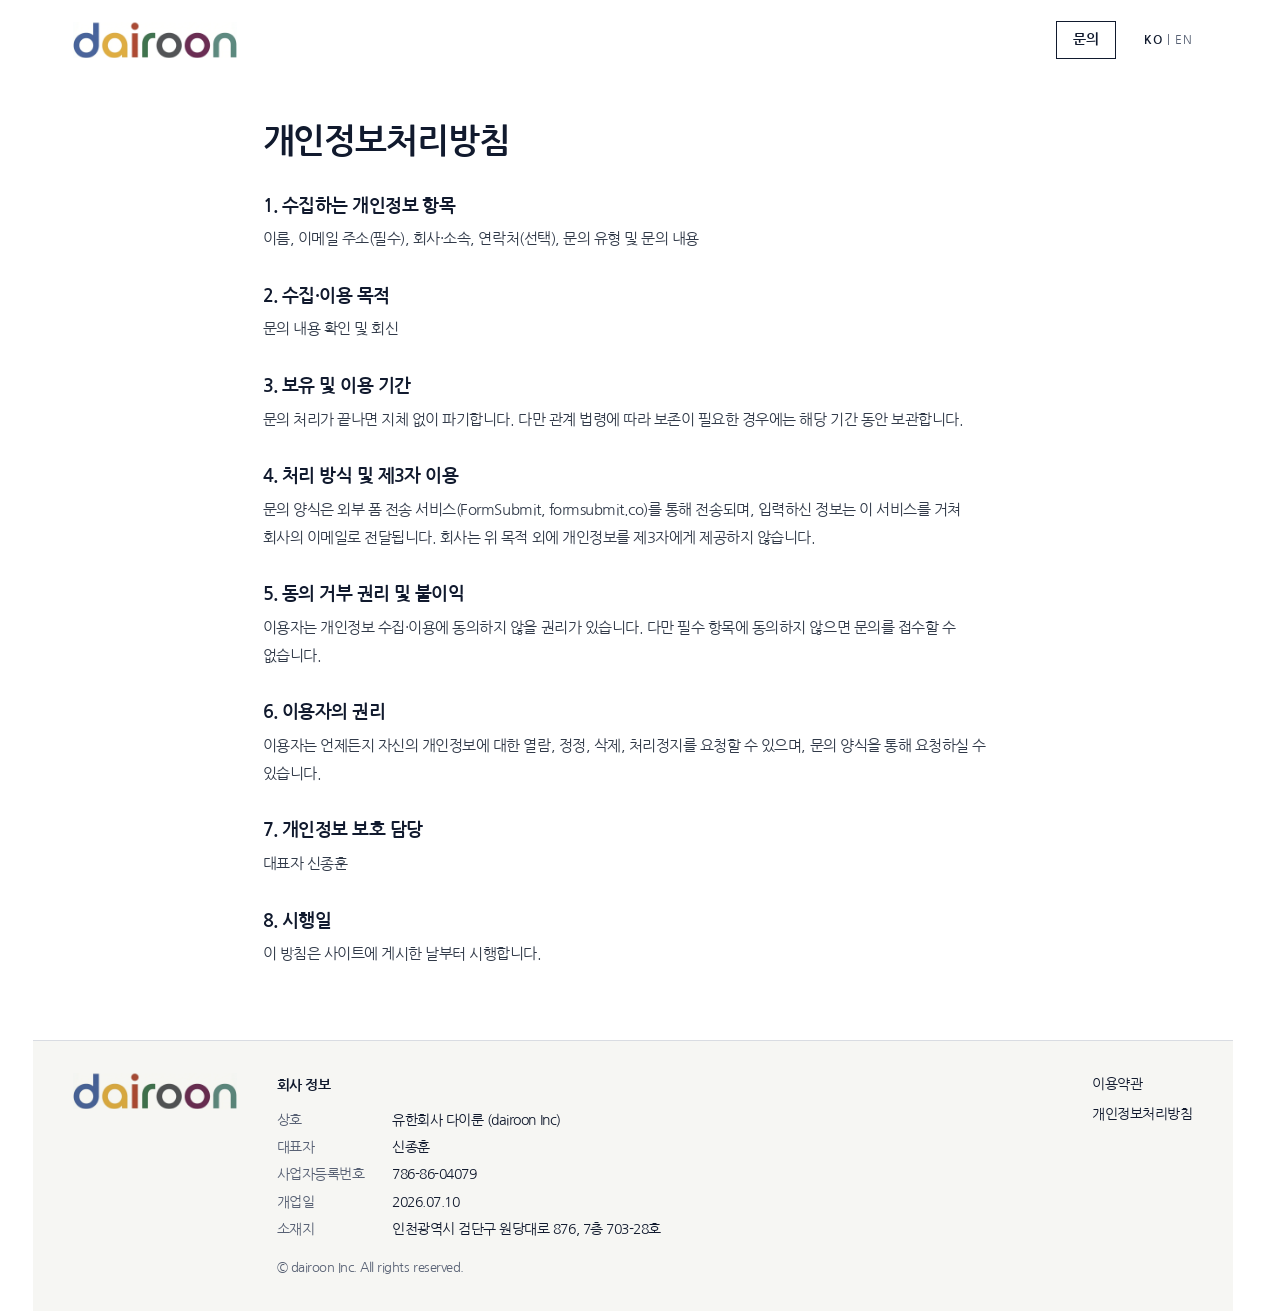
<file: privacy.html>
<!DOCTYPE html><html lang="ko"><head><meta charset="utf-8"/><meta name="viewport" content="width=device-width, initial-scale=1"/><link rel="stylesheet" href="/_next/static/chunks/2xvtko9cyt8w0.css?v=20260923d"/><link rel="stylesheet" href="/site.css?v=20261012a"/><meta name="theme-color" content="#111a2e"/><title>개인정보처리방침 | 다이룬</title><meta name="robots" content="index,follow"/><link rel="canonical" href="https://www.dairoon.com/privacy.html"/><link rel="preconnect" href="https://fonts.googleapis.com"/><link rel="preconnect" href="https://fonts.gstatic.com" crossorigin="anonymous"/><link rel="stylesheet" href="https://fonts.googleapis.com/css2?family=Nanum+Gothic:wght@400;700;800&amp;display=swap"/></head><body><div id="top"></div><header class="site-header"><a class="home-link" href="/" aria-label="다이룬 처음으로"><svg class="logo" viewBox="655 595 1506 336" role="img" aria-label="다이룬 dairoon"><image href="/logo-source.webp" width="2816" height="1536"></image></svg></a><nav class="site-nav" aria-label="Main"><a class="nav-contact" href="/#contact">문의</a><span class="lang"><b>KO</b> | <a href="/en/" hreflang="en" lang="en">EN</a></span></nav></header><main id="main" class="legal"><h1>개인정보처리방침</h1><h2>1. 수집하는 개인정보 항목</h2><p>이름, 이메일 주소(필수), 회사·소속, 연락처(선택), 문의 유형 및 문의 내용</p><h2>2. 수집·이용 목적</h2><p>문의 내용 확인 및 회신</p><h2>3. 보유 및 이용 기간</h2><p>문의 처리가 끝나면 지체 없이 파기합니다. 다만 관계 법령에 따라 보존이 필요한 경우에는 해당 기간 동안 보관합니다.</p><h2>4. 처리 방식 및 제3자 이용</h2><p>문의 양식은 외부 폼 전송 서비스(FormSubmit, formsubmit.co)를 통해 전송되며, 입력하신 정보는 이 서비스를 거쳐 회사의 이메일로 전달됩니다. 회사는 위 목적 외에 개인정보를 제3자에게 제공하지 않습니다.</p><h2>5. 동의 거부 권리 및 불이익</h2><p>이용자는 개인정보 수집·이용에 동의하지 않을 권리가 있습니다. 다만 필수 항목에 동의하지 않으면 문의를 접수할 수 없습니다.</p><h2>6. 이용자의 권리</h2><p>이용자는 언제든지 자신의 개인정보에 대한 열람, 정정, 삭제, 처리정지를 요청할 수 있으며, 문의 양식을 통해 요청하실 수 있습니다.</p><h2>7. 개인정보 보호 담당</h2><p>대표자 신종훈</p><h2>8. 시행일</h2><p>이 방침은 사이트에 게시한 날부터 시행합니다.</p></main><footer id="company" class="site-footer company-footer"><a class="footer-logo" href="/#top" aria-label="다이룬 처음으로"><svg class="logo" viewBox="655 595 1506 336" role="img" aria-label="다이룬 dairoon"><image href="/logo-source.webp" width="2816" height="1536"></image></svg></a><div class="footer-info"><strong>회사 정보</strong><dl class="company-list"><dt>상호</dt><dd>유한회사 다이룬 (dairoon Inc)</dd><dt>대표자</dt><dd>신종훈</dd><dt>사업자등록번호</dt><dd>786-86-04079</dd><dt>개업일</dt><dd>2026.07.10</dd><dt>소재지</dt><dd>인천광역시 검단구 원당대로 876, 7층 703-28호</dd></dl><small>© dairoon Inc. All rights reserved.</small></div><nav class="footer-links" aria-label="Legal"><a href="/terms.html">이용약관</a><a href="/privacy.html">개인정보처리방침</a></nav></footer></body></html>
</file>
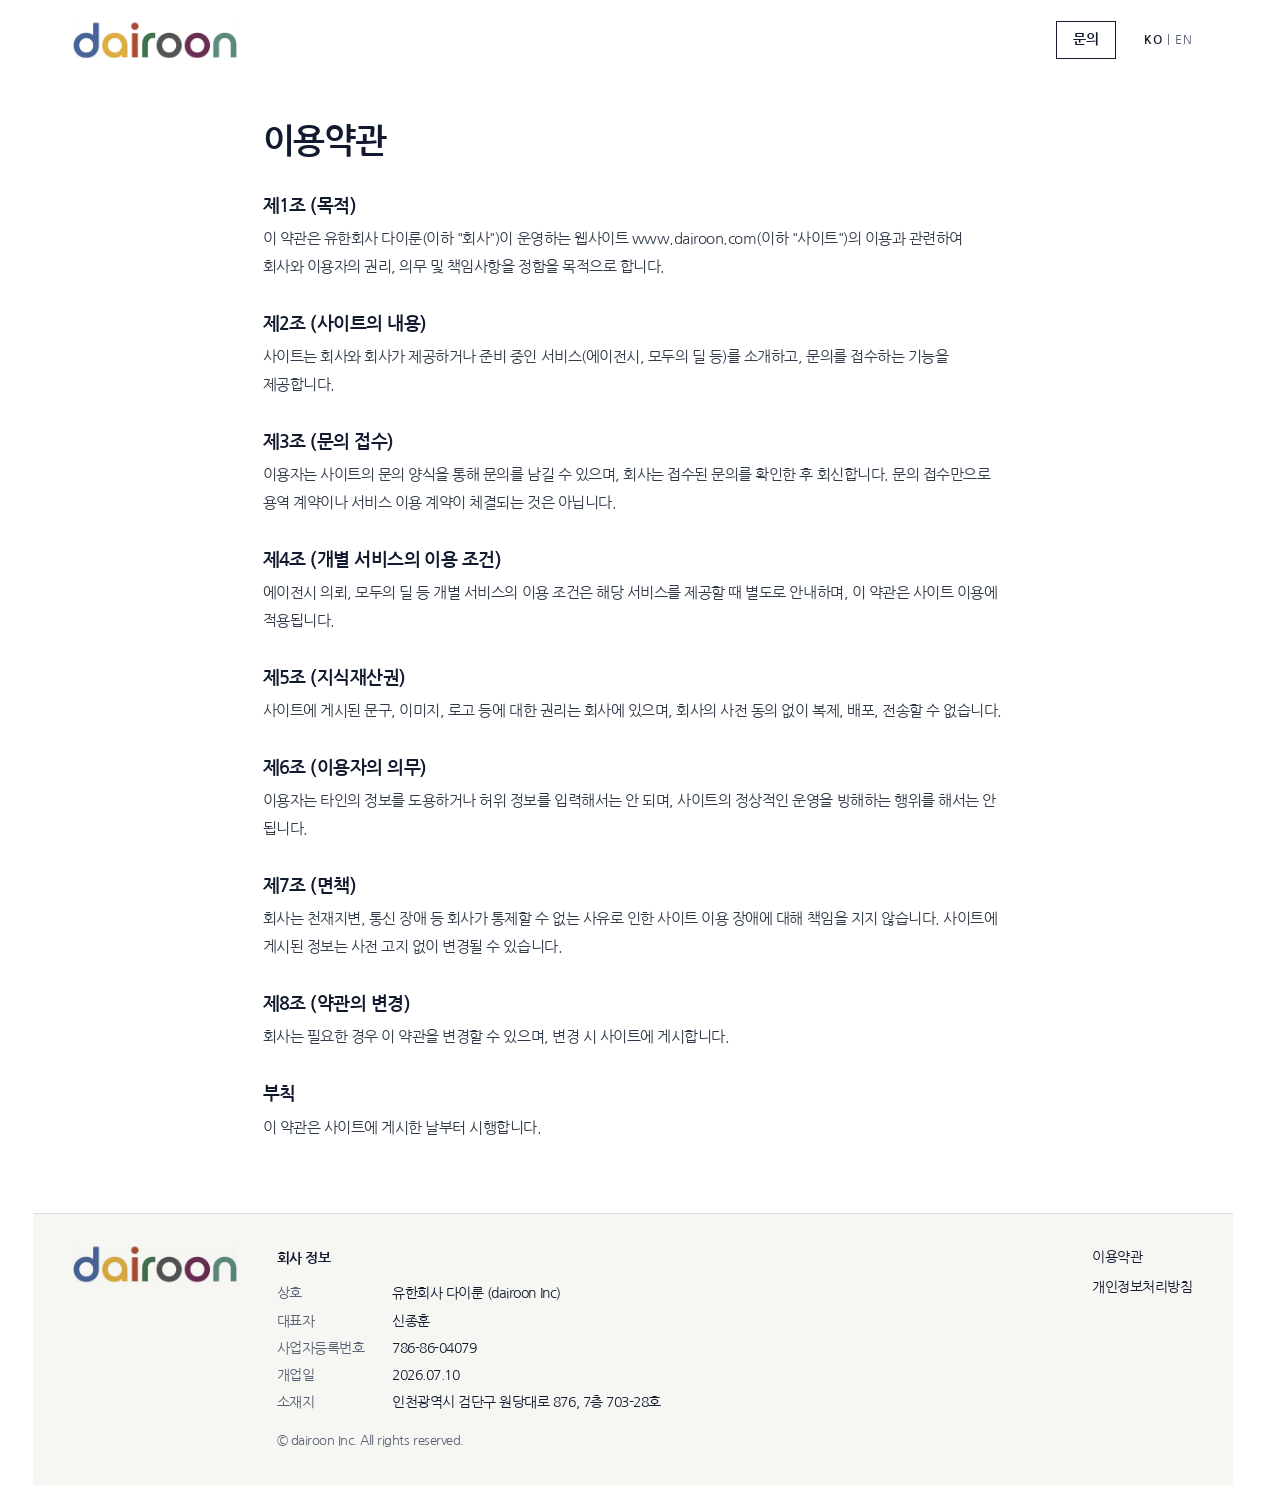
<file: terms.html>
<!DOCTYPE html><html lang="ko"><head><meta charset="utf-8"/><meta name="viewport" content="width=device-width, initial-scale=1"/><link rel="stylesheet" href="/_next/static/chunks/2xvtko9cyt8w0.css?v=20260923d"/><link rel="stylesheet" href="/site.css?v=20261012a"/><meta name="theme-color" content="#111a2e"/><title>이용약관 | 다이룬</title><meta name="robots" content="index,follow"/><link rel="canonical" href="https://www.dairoon.com/terms.html"/><link rel="preconnect" href="https://fonts.googleapis.com"/><link rel="preconnect" href="https://fonts.gstatic.com" crossorigin="anonymous"/><link rel="stylesheet" href="https://fonts.googleapis.com/css2?family=Nanum+Gothic:wght@400;700;800&amp;display=swap"/></head><body><div id="top"></div><header class="site-header"><a class="home-link" href="/" aria-label="다이룬 처음으로"><svg class="logo" viewBox="655 595 1506 336" role="img" aria-label="다이룬 dairoon"><image href="/logo-source.webp" width="2816" height="1536"></image></svg></a><nav class="site-nav" aria-label="Main"><a class="nav-contact" href="/#contact">문의</a><span class="lang"><b>KO</b> | <a href="/en/" hreflang="en" lang="en">EN</a></span></nav></header><main id="main" class="legal"><h1>이용약관</h1><h2>제1조 (목적)</h2><p>이 약관은 유한회사 다이룬(이하 "회사")이 운영하는 웹사이트 www.dairoon.com(이하 "사이트")의 이용과 관련하여 회사와 이용자의 권리, 의무 및 책임사항을 정함을 목적으로 합니다.</p><h2>제2조 (사이트의 내용)</h2><p>사이트는 회사와 회사가 제공하거나 준비 중인 서비스(에이전시, 모두의 딜 등)를 소개하고, 문의를 접수하는 기능을 제공합니다.</p><h2>제3조 (문의 접수)</h2><p>이용자는 사이트의 문의 양식을 통해 문의를 남길 수 있으며, 회사는 접수된 문의를 확인한 후 회신합니다. 문의 접수만으로 용역 계약이나 서비스 이용 계약이 체결되는 것은 아닙니다.</p><h2>제4조 (개별 서비스의 이용 조건)</h2><p>에이전시 의뢰, 모두의 딜 등 개별 서비스의 이용 조건은 해당 서비스를 제공할 때 별도로 안내하며, 이 약관은 사이트 이용에 적용됩니다.</p><h2>제5조 (지식재산권)</h2><p>사이트에 게시된 문구, 이미지, 로고 등에 대한 권리는 회사에 있으며, 회사의 사전 동의 없이 복제, 배포, 전송할 수 없습니다.</p><h2>제6조 (이용자의 의무)</h2><p>이용자는 타인의 정보를 도용하거나 허위 정보를 입력해서는 안 되며, 사이트의 정상적인 운영을 방해하는 행위를 해서는 안 됩니다.</p><h2>제7조 (면책)</h2><p>회사는 천재지변, 통신 장애 등 회사가 통제할 수 없는 사유로 인한 사이트 이용 장애에 대해 책임을 지지 않습니다. 사이트에 게시된 정보는 사전 고지 없이 변경될 수 있습니다.</p><h2>제8조 (약관의 변경)</h2><p>회사는 필요한 경우 이 약관을 변경할 수 있으며, 변경 시 사이트에 게시합니다.</p><h2>부칙</h2><p>이 약관은 사이트에 게시한 날부터 시행합니다.</p></main><footer id="company" class="site-footer company-footer"><a class="footer-logo" href="/#top" aria-label="다이룬 처음으로"><svg class="logo" viewBox="655 595 1506 336" role="img" aria-label="다이룬 dairoon"><image href="/logo-source.webp" width="2816" height="1536"></image></svg></a><div class="footer-info"><strong>회사 정보</strong><dl class="company-list"><dt>상호</dt><dd>유한회사 다이룬 (dairoon Inc)</dd><dt>대표자</dt><dd>신종훈</dd><dt>사업자등록번호</dt><dd>786-86-04079</dd><dt>개업일</dt><dd>2026.07.10</dd><dt>소재지</dt><dd>인천광역시 검단구 원당대로 876, 7층 703-28호</dd></dl><small>© dairoon Inc. All rights reserved.</small></div><nav class="footer-links" aria-label="Legal"><a href="/terms.html">이용약관</a><a href="/privacy.html">개인정보처리방침</a></nav></footer></body></html>
</file>
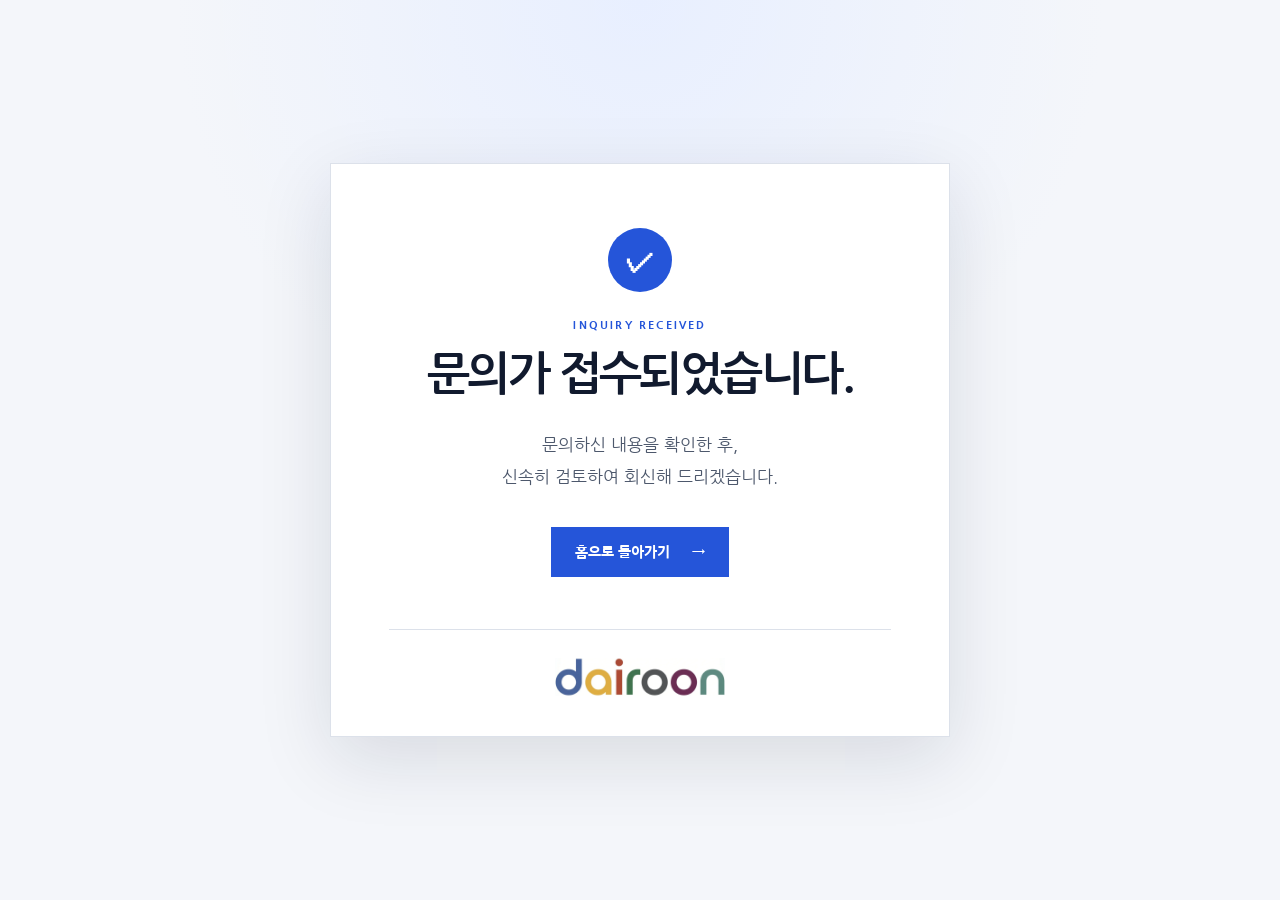
<file: thanks.html>
<!DOCTYPE html><html lang="ko"><head><meta charset="utf-8"><meta name="viewport" content="width=device-width,initial-scale=1"><meta name="theme-color" content="#111a2e"><title>문의 접수 완료 | 다이룬</title><link rel="preconnect" href="https://fonts.googleapis.com"><link rel="preconnect" href="https://fonts.gstatic.com" crossorigin><link href="https://fonts.googleapis.com/css2?family=Nanum+Gothic:wght@400;700;800&display=swap" rel="stylesheet"><style>:root{--ink:#111a2e;--blue:#2555d9;--paper:#f4f6fa;--line:#dce1ea}*{box-sizing:border-box}html,body,a,button{font-family:"Nanum Gothic",sans-serif!important}body{margin:0;min-height:100vh;color:var(--ink);background:radial-gradient(circle at 50% 0,#e8efff 0,transparent 42%),var(--paper);font-family:"Nanum Gothic",sans-serif;display:grid;place-items:center;padding:24px}.card{width:min(620px,100%);background:#fff;border:1px solid var(--line);box-shadow:0 22px 70px rgba(17,26,46,.12);padding:64px 58px 40px;text-align:center}.check{width:64px;height:64px;margin:0 auto 28px;border-radius:50%;background:var(--blue);color:#fff;display:grid;place-items:center;font-size:30px;font-weight:800}.eyebrow{margin:0 0 14px;color:var(--blue);font-size:11px;font-weight:800;letter-spacing:.2em}.title{margin:0;font-size:clamp(30px,6vw,46px);line-height:1.3;letter-spacing:-.055em}.message{margin:24px auto 0;max-width:450px;color:#4d586c;font-size:17px;line-height:1.9;word-break:keep-all}.home{display:inline-flex;align-items:center;justify-content:center;gap:22px;margin-top:34px;min-height:50px;padding:12px 24px;background:var(--blue);color:#fff;text-decoration:none;font-size:14px;font-weight:800}.brand{border-top:1px solid var(--line);margin-top:52px;padding-top:28px}.logo{width:170px;height:auto;margin:0 auto;display:block}@media(max-width:600px){body{padding:16px}.card{padding:48px 24px 30px}.message{font-size:15px}.brand{margin-top:40px}}@media(prefers-reduced-motion:no-preference){.card{animation:enter .65s cubic-bezier(.25,1,.5,1) both}.check{animation:pop .55s .25s cubic-bezier(.25,1.4,.5,1) both}@keyframes enter{from{opacity:0;transform:translateY(24px)}to{opacity:1;transform:none}}@keyframes pop{from{opacity:0;transform:scale(.65)}to{opacity:1;transform:scale(1)}}}</style></head><body><main class="card"><div class="check" aria-hidden="true">✓</div><p class="eyebrow">INQUIRY RECEIVED</p><h1 class="title">문의가 접수되었습니다.</h1><p class="message">문의하신 내용을 확인한 후, <br>신속히 검토하여 회신해 드리겠습니다.</p><a class="home" href="/">홈으로 돌아가기 <span aria-hidden="true">→</span></a><div class="brand"><svg class="logo" viewBox="655 595 1506 336" role="img" aria-label="다이룬 dairoon"><image href="/logo-source.webp" width="2816" height="1536"></image></svg></div></main></body></html>
</file>
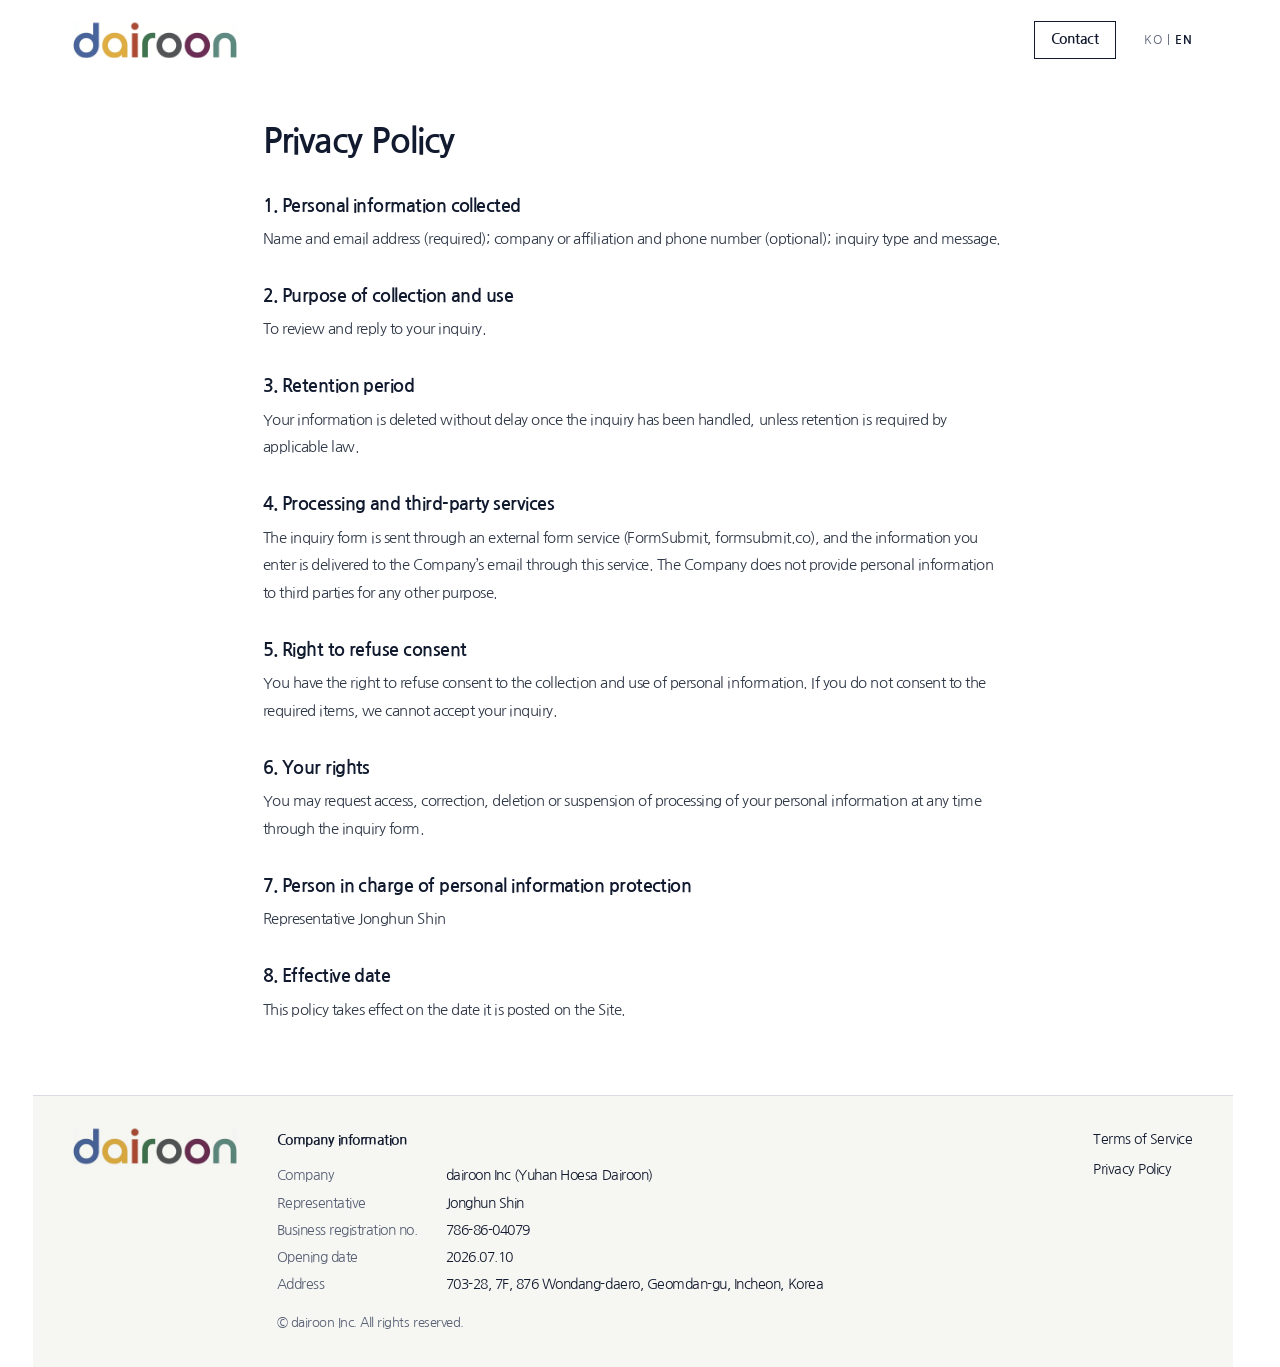
<file: en/privacy.html>
<!DOCTYPE html><html lang="en"><head><meta charset="utf-8"/><meta name="viewport" content="width=device-width, initial-scale=1"/><link rel="stylesheet" href="/_next/static/chunks/2xvtko9cyt8w0.css?v=20260923d"/><link rel="stylesheet" href="/site.css?v=20261012a"/><meta name="theme-color" content="#111a2e"/><title>Privacy Policy | dairoon</title><meta name="robots" content="index,follow"/><link rel="canonical" href="https://www.dairoon.com/en/privacy.html"/><link rel="preconnect" href="https://fonts.googleapis.com"/><link rel="preconnect" href="https://fonts.gstatic.com" crossorigin="anonymous"/><link rel="stylesheet" href="https://fonts.googleapis.com/css2?family=Nanum+Gothic:wght@400;700;800&amp;display=swap"/></head><body><div id="top"></div><header class="site-header"><a class="home-link" href="/en/" aria-label="Back to top"><svg class="logo" viewBox="655 595 1506 336" role="img" aria-label="다이룬 dairoon"><image href="/logo-source.webp" width="2816" height="1536"></image></svg></a><nav class="site-nav" aria-label="Main"><a class="nav-contact" href="/en/#contact">Contact</a><span class="lang"><a href="/" hreflang="ko" lang="ko">KO</a> | <b>EN</b></span></nav></header><main id="main" class="legal"><h1>Privacy Policy</h1><h2>1. Personal information collected</h2><p>Name and email address (required); company or affiliation and phone number (optional); inquiry type and message.</p><h2>2. Purpose of collection and use</h2><p>To review and reply to your inquiry.</p><h2>3. Retention period</h2><p>Your information is deleted without delay once the inquiry has been handled, unless retention is required by applicable law.</p><h2>4. Processing and third-party services</h2><p>The inquiry form is sent through an external form service (FormSubmit, formsubmit.co), and the information you enter is delivered to the Company’s email through this service. The Company does not provide personal information to third parties for any other purpose.</p><h2>5. Right to refuse consent</h2><p>You have the right to refuse consent to the collection and use of personal information. If you do not consent to the required items, we cannot accept your inquiry.</p><h2>6. Your rights</h2><p>You may request access, correction, deletion or suspension of processing of your personal information at any time through the inquiry form.</p><h2>7. Person in charge of personal information protection</h2><p>Representative Jonghun Shin</p><h2>8. Effective date</h2><p>This policy takes effect on the date it is posted on the Site.</p></main><footer id="company" class="site-footer company-footer"><a class="footer-logo" href="/en/#top" aria-label="Back to top"><svg class="logo" viewBox="655 595 1506 336" role="img" aria-label="다이룬 dairoon"><image href="/logo-source.webp" width="2816" height="1536"></image></svg></a><div class="footer-info"><strong>Company information</strong><dl class="company-list"><dt>Company</dt><dd>dairoon Inc (Yuhan Hoesa Dairoon)</dd><dt>Representative</dt><dd>Jonghun Shin</dd><dt>Business registration no.</dt><dd>786-86-04079</dd><dt>Opening date</dt><dd>2026.07.10</dd><dt>Address</dt><dd>703-28, 7F, 876 Wondang-daero, Geomdan-gu, Incheon, Korea</dd></dl><small>© dairoon Inc. All rights reserved.</small></div><nav class="footer-links" aria-label="Legal"><a href="/en/terms.html">Terms of Service</a><a href="/en/privacy.html">Privacy Policy</a></nav></footer></body></html>
</file>
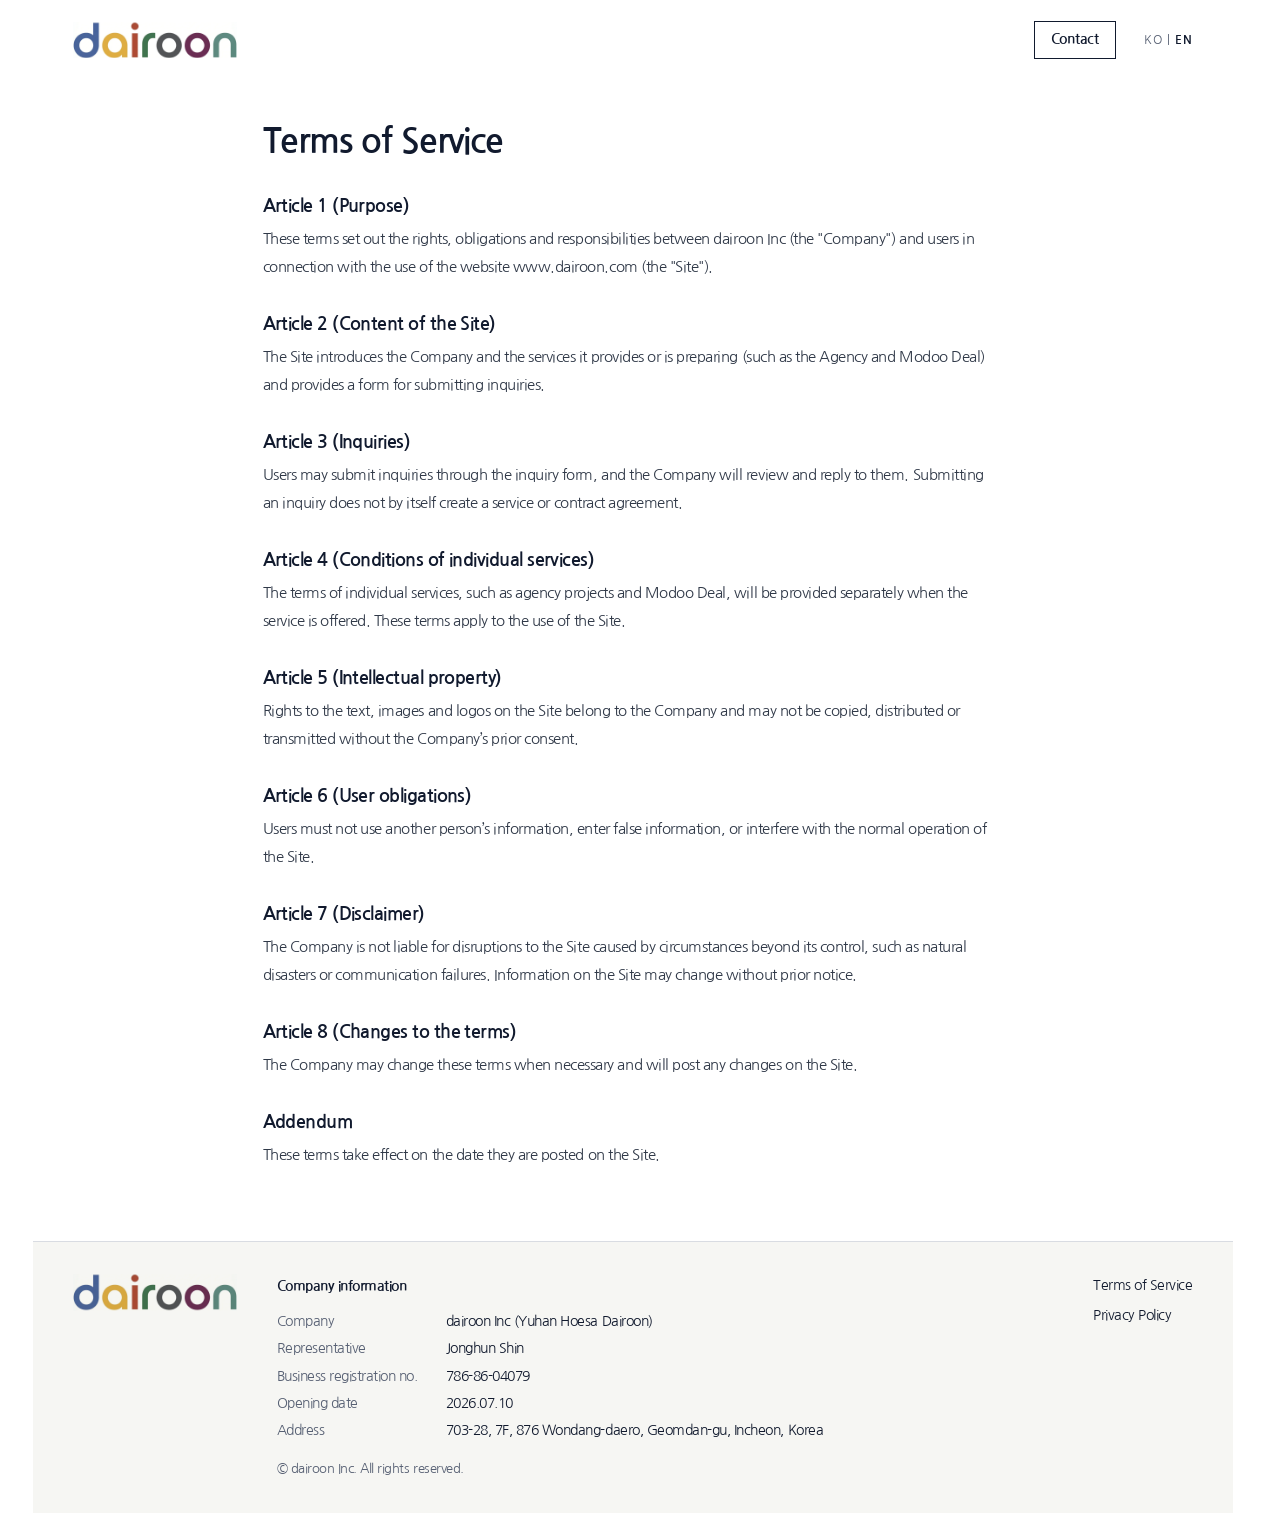
<file: en/terms.html>
<!DOCTYPE html><html lang="en"><head><meta charset="utf-8"/><meta name="viewport" content="width=device-width, initial-scale=1"/><link rel="stylesheet" href="/_next/static/chunks/2xvtko9cyt8w0.css?v=20260923d"/><link rel="stylesheet" href="/site.css?v=20261012a"/><meta name="theme-color" content="#111a2e"/><title>Terms of Service | dairoon</title><meta name="robots" content="index,follow"/><link rel="canonical" href="https://www.dairoon.com/en/terms.html"/><link rel="preconnect" href="https://fonts.googleapis.com"/><link rel="preconnect" href="https://fonts.gstatic.com" crossorigin="anonymous"/><link rel="stylesheet" href="https://fonts.googleapis.com/css2?family=Nanum+Gothic:wght@400;700;800&amp;display=swap"/></head><body><div id="top"></div><header class="site-header"><a class="home-link" href="/en/" aria-label="Back to top"><svg class="logo" viewBox="655 595 1506 336" role="img" aria-label="다이룬 dairoon"><image href="/logo-source.webp" width="2816" height="1536"></image></svg></a><nav class="site-nav" aria-label="Main"><a class="nav-contact" href="/en/#contact">Contact</a><span class="lang"><a href="/" hreflang="ko" lang="ko">KO</a> | <b>EN</b></span></nav></header><main id="main" class="legal"><h1>Terms of Service</h1><h2>Article 1 (Purpose)</h2><p>These terms set out the rights, obligations and responsibilities between dairoon Inc (the "Company") and users in connection with the use of the website www.dairoon.com (the "Site").</p><h2>Article 2 (Content of the Site)</h2><p>The Site introduces the Company and the services it provides or is preparing (such as the Agency and Modoo Deal) and provides a form for submitting inquiries.</p><h2>Article 3 (Inquiries)</h2><p>Users may submit inquiries through the inquiry form, and the Company will review and reply to them. Submitting an inquiry does not by itself create a service or contract agreement.</p><h2>Article 4 (Conditions of individual services)</h2><p>The terms of individual services, such as agency projects and Modoo Deal, will be provided separately when the service is offered. These terms apply to the use of the Site.</p><h2>Article 5 (Intellectual property)</h2><p>Rights to the text, images and logos on the Site belong to the Company and may not be copied, distributed or transmitted without the Company’s prior consent.</p><h2>Article 6 (User obligations)</h2><p>Users must not use another person’s information, enter false information, or interfere with the normal operation of the Site.</p><h2>Article 7 (Disclaimer)</h2><p>The Company is not liable for disruptions to the Site caused by circumstances beyond its control, such as natural disasters or communication failures. Information on the Site may change without prior notice.</p><h2>Article 8 (Changes to the terms)</h2><p>The Company may change these terms when necessary and will post any changes on the Site.</p><h2>Addendum</h2><p>These terms take effect on the date they are posted on the Site.</p></main><footer id="company" class="site-footer company-footer"><a class="footer-logo" href="/en/#top" aria-label="Back to top"><svg class="logo" viewBox="655 595 1506 336" role="img" aria-label="다이룬 dairoon"><image href="/logo-source.webp" width="2816" height="1536"></image></svg></a><div class="footer-info"><strong>Company information</strong><dl class="company-list"><dt>Company</dt><dd>dairoon Inc (Yuhan Hoesa Dairoon)</dd><dt>Representative</dt><dd>Jonghun Shin</dd><dt>Business registration no.</dt><dd>786-86-04079</dd><dt>Opening date</dt><dd>2026.07.10</dd><dt>Address</dt><dd>703-28, 7F, 876 Wondang-daero, Geomdan-gu, Incheon, Korea</dd></dl><small>© dairoon Inc. All rights reserved.</small></div><nav class="footer-links" aria-label="Legal"><a href="/en/terms.html">Terms of Service</a><a href="/en/privacy.html">Privacy Policy</a></nav></footer></body></html>
</file>
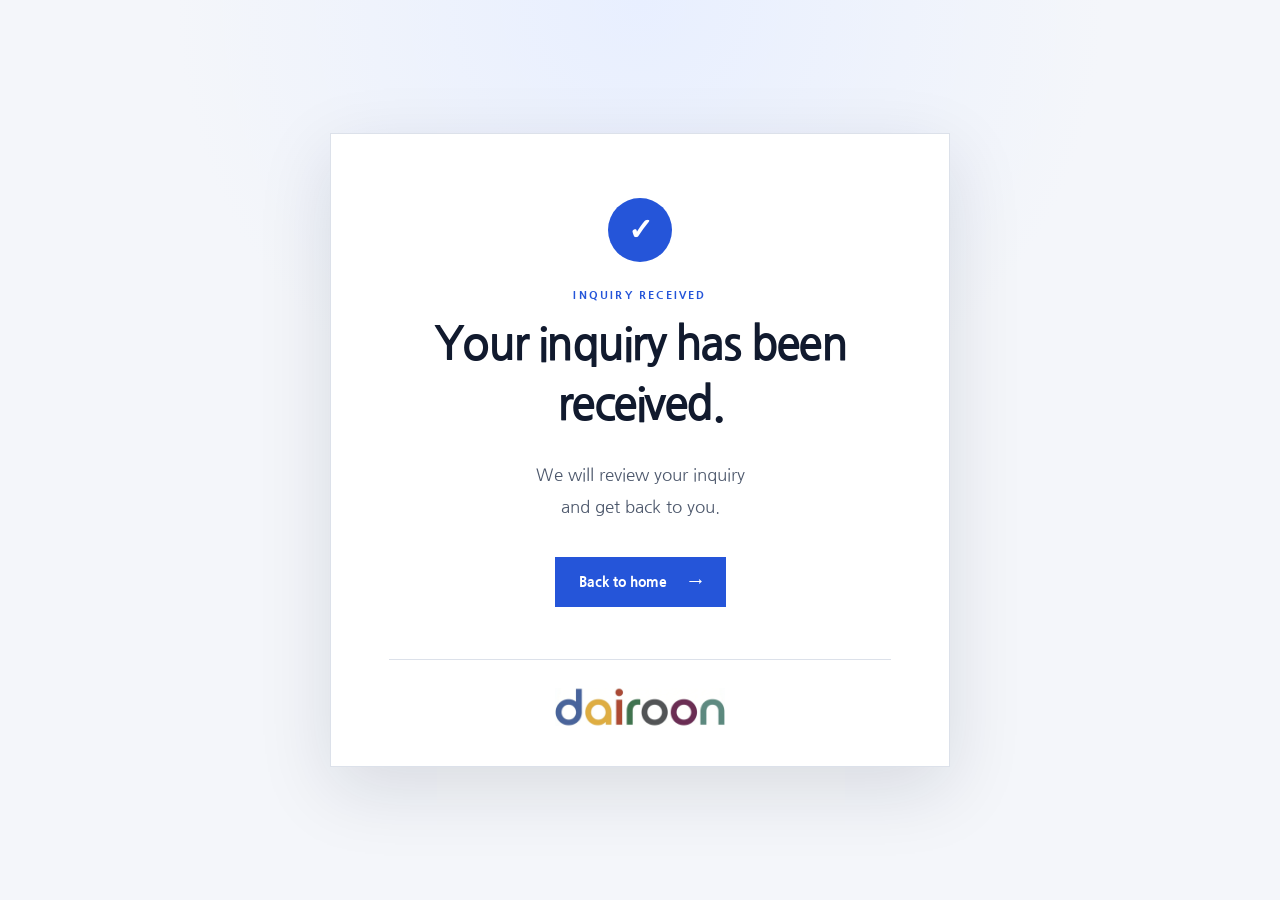
<file: en/thanks.html>
<!DOCTYPE html><html lang="en"><head><meta charset="utf-8"><meta name="viewport" content="width=device-width,initial-scale=1"><meta name="theme-color" content="#111a2e"><title>Inquiry received | dairoon</title><link rel="preconnect" href="https://fonts.googleapis.com"><link rel="preconnect" href="https://fonts.gstatic.com" crossorigin><link href="https://fonts.googleapis.com/css2?family=Nanum+Gothic:wght@400;700;800&display=swap" rel="stylesheet"><style>:root{--ink:#111a2e;--blue:#2555d9;--paper:#f4f6fa;--line:#dce1ea}*{box-sizing:border-box}html,body,a,button{font-family:"Nanum Gothic",sans-serif!important}body{margin:0;min-height:100vh;color:var(--ink);background:radial-gradient(circle at 50% 0,#e8efff 0,transparent 42%),var(--paper);font-family:"Nanum Gothic",sans-serif;display:grid;place-items:center;padding:24px}.card{width:min(620px,100%);background:#fff;border:1px solid var(--line);box-shadow:0 22px 70px rgba(17,26,46,.12);padding:64px 58px 40px;text-align:center}.check{width:64px;height:64px;margin:0 auto 28px;border-radius:50%;background:var(--blue);color:#fff;display:grid;place-items:center;font-size:30px;font-weight:800}.eyebrow{margin:0 0 14px;color:var(--blue);font-size:11px;font-weight:800;letter-spacing:.2em}.title{margin:0;font-size:clamp(30px,6vw,46px);line-height:1.3;letter-spacing:-.055em}.message{margin:24px auto 0;max-width:450px;color:#4d586c;font-size:17px;line-height:1.9;word-break:keep-all}.home{display:inline-flex;align-items:center;justify-content:center;gap:22px;margin-top:34px;min-height:50px;padding:12px 24px;background:var(--blue);color:#fff;text-decoration:none;font-size:14px;font-weight:800}.brand{border-top:1px solid var(--line);margin-top:52px;padding-top:28px}.logo{width:170px;height:auto;margin:0 auto;display:block}@media(max-width:600px){body{padding:16px}.card{padding:48px 24px 30px}.message{font-size:15px}.brand{margin-top:40px}}@media(prefers-reduced-motion:no-preference){.card{animation:enter .65s cubic-bezier(.25,1,.5,1) both}.check{animation:pop .55s .25s cubic-bezier(.25,1.4,.5,1) both}@keyframes enter{from{opacity:0;transform:translateY(24px)}to{opacity:1;transform:none}}@keyframes pop{from{opacity:0;transform:scale(.65)}to{opacity:1;transform:scale(1)}}}</style></head><body><main class="card"><div class="check" aria-hidden="true">✓</div><p class="eyebrow">INQUIRY RECEIVED</p><h1 class="title">Your inquiry has been received.</h1><p class="message">We will review your inquiry<br>and get back to you.</p><a class="home" href="/en/">Back to home <span aria-hidden="true">→</span></a><div class="brand"><svg class="logo" viewBox="655 595 1506 336" role="img" aria-label="dairoon"><image href="/logo-source.webp" width="2816" height="1536"></image></svg></div></main></body></html>
</file>
<file: _next/static/chunks/2xvtko9cyt8w0.css>
:root{--ink:#111a2e;--blue:#2555d9;--paper:#f6f6f3;--white:#fff;--muted:#586174;--line:#d9dce2;--error:#a82727;--content:1200px;--gutter:40px;--ease:cubic-bezier(.25, 1, .5, 1)}*{box-sizing:border-box}html{scroll-behavior:smooth;scrollbar-gutter:stable;scrollbar-color:#9199a5 #f6f6f3;scroll-padding-top:24px}body{color:var(--ink);font-synthesis:none;letter-spacing:-.03em;-webkit-font-smoothing:antialiased;-moz-osx-font-smoothing:grayscale;background:#fff;margin:0;font-family:Nanum Gothic,system-ui,-apple-system,BlinkMacSystemFont,sans-serif;font-size:16px;line-height:1.7}a{color:inherit;text-decoration:none}button,input,textarea,select{font:inherit}button{cursor:pointer}button:disabled{cursor:not-allowed;opacity:.55}a,button,input,textarea,select,summary{-webkit-tap-highlight-color:transparent}:focus-visible{outline:3px solid var(--blue);outline-offset:4px}h1,h2,h3,p{margin:0}h1,h2,h3{letter-spacing:-.03em;word-break:keep-all;line-height:1.25}p{overflow-wrap:anywhere;word-break:keep-all}img,svg{object-fit:cover;max-width:100%;height:auto;display:block}fieldset{border:0;min-width:0;margin:0;padding:0}main,.site-header,.site-footer{width:100%;max-width:var(--content);margin:0 auto}main>*{min-width:0}section{position:relative}.sr-only,.skip-link:not(:focus){clip-path:inset(50%);white-space:nowrap;width:1px;height:1px;position:absolute;overflow:hidden}.skip-link:focus{z-index:100;background:#fff;padding:12px;position:fixed;top:12px;left:12px}.logo{aspect-ratio:1506/336;width:100%;height:auto;overflow:hidden}.photo{object-fit:cover;width:100%;max-width:100%;height:auto;overflow:hidden}.eyebrow{letter-spacing:.2em;font-size:10px;font-weight:700;line-height:1.5}.site-header{height:80px;padding:0 var(--gutter);align-items:center;display:flex}.home-link{flex:none;width:164px;display:block}.hero{grid-template-columns:repeat(2,minmax(0,1fr));align-items:stretch;display:grid}.hero-copy{padding:76px 36px 80px var(--gutter);align-self:center;min-width:0}.hero h1{letter-spacing:-.03em;font-size:clamp(42px,4.5vw,64px);font-weight:700;line-height:1.15}.hero-sub{letter-spacing:-.03em;margin-top:44px;font-size:20px;line-height:1.7}.hero-copy .eyebrow,.hero-copy .text-link{display:none}.hero-visual{aspect-ratio:1/1.02;min-width:0;overflow:hidden}.hero-visual .photo{object-fit:cover;height:100%}.hero-visual>.reveal-motion{height:100%}.banner{isolation:isolate;background:#172731;align-items:center;min-height:248px;display:grid;overflow:hidden}.banner>.photo{z-index:-2;height:100%;position:absolute;inset:0}.banner:after{content:"";z-index:-1;background:linear-gradient(90deg,#07141d7a,#07141d0a 75%);position:absolute;inset:0}.banner-copy{padding:48px var(--gutter);color:#fff}.banner .eyebrow{margin-bottom:16px}.banner h2{font-size:26px;font-weight:700;line-height:1.55}.service-section{padding:48px var(--gutter) 56px;grid-template-columns:210px minmax(0,1fr);align-items:center;gap:30px;display:grid}.section-intro{min-width:0}.section-intro h2{margin-top:14px;font-size:46px;font-weight:700;line-height:1.2}.section-lead{letter-spacing:-.03em;white-space:pre-line;margin-top:20px;font-size:16px;line-height:1.75}.service-grid{align-items:start;gap:20px;min-width:0;display:grid}.service-grid-2{grid-template-columns:repeat(2,minmax(0,1fr))}.service-grid-3{grid-template-columns:repeat(3,minmax(0,1fr))}.service-card,.service-card article{min-width:0}.card-media{aspect-ratio:1.075;width:100%;overflow:hidden}.card-media .photo{object-fit:cover;width:100%;height:100%}.service-grid-2 .card-media{aspect-ratio:1.635}.card-number{letter-spacing:.12em;color:var(--blue);font-variant-numeric:tabular-nums;margin-top:12px;margin-bottom:14px;font-size:11px;line-height:1;display:block}.service-card h3{overflow-wrap:anywhere;margin-bottom:10px;font-size:20px;font-weight:700;line-height:1.35}.service-card p{letter-spacing:-.03em;white-space:normal;color:#303948;font-size:16px;line-height:1.7}.contact-reveal{min-width:0}.contact-section{border-top:1px solid var(--line)}.contact-overview{grid-template-columns:repeat(2,minmax(0,1fr));align-items:center;gap:0;padding:56px 0;display:grid}.contact-copy{padding:24px 32px 24px var(--gutter);min-width:0}.contact-copy .eyebrow{display:none}.contact-copy h2{font-size:46px;font-weight:700;line-height:1.22}.contact-copy>p:not(.eyebrow){margin-top:40px;font-size:16px;line-height:1.8}.contact-overview>.photo{aspect-ratio:1.14;object-fit:cover;width:100%;height:auto}.mobile-break{display:none}.primary-button{border:1px solid var(--blue);background:var(--blue);color:#fff;min-height:48px;transition:background .2s var(--ease);justify-content:space-between;align-items:center;gap:28px;padding:12px 24px;font-size:14px;font-weight:700;display:inline-flex}.primary-button:hover:not(:disabled){background:#183fa9}.primary-button:active:not(:disabled){background:#14368f}.contact-copy .primary-button{margin-top:24px}.site-footer{padding:32px var(--gutter);background:var(--paper);border-top:1px solid var(--line);grid-template-columns:170px minmax(0,1fr) auto;align-items:center;gap:34px;display:grid}.footer-logo{width:164px}.footer-logo .logo{mix-blend-mode:multiply}.footer-info{overflow-wrap:anywhere;font-size:14px;line-height:1.8}.footer-info strong{margin-bottom:3px;font-size:14px;display:block}.footer-info address{font-style:normal}.footer-info small{color:var(--muted);margin-top:6px;font-size:13px;display:block}.socials{flex-wrap:wrap;align-items:center;gap:4px;display:flex}.social-button{width:44px;height:44px;color:var(--ink);background:0 0;border:0;border-radius:8px;place-items:center;padding:0;display:grid}.social-button:hover{background:#e5e8ee}.toast-region{z-index:100;inset-inline:20px;bottom:calc(24px + env(safe-area-inset-bottom,0px));pointer-events:none;justify-content:center;display:flex;position:fixed}.site-toast{color:#fff;text-align:center;opacity:0;max-width:calc(100% - 8px);transition:opacity .35s var(--ease),transform .35s var(--ease);transform:translateY(16px);background:rgba(17,26,46,.92);-webkit-backdrop-filter:blur(14px);backdrop-filter:blur(14px);border:1px solid rgba(255,255,255,.16);border-radius:16px;padding:14px 26px;font-size:14px;font-weight:700;letter-spacing:-.02em;line-height:1.6;box-shadow:0 16px 40px rgba(8,14,28,.4)}.site-toast[data-state=hidden]{visibility:hidden}.site-toast[data-state=visible]{opacity:1;transform:translateY(0)}@media (prefers-reduced-motion:reduce){.site-toast{transition:opacity .2s linear;transform:none!important}}.socials svg{width:19px;height:19px;fill:var(--ink)}.socials svg[fill=none]{fill:none;stroke:var(--ink);stroke-width:1.8px}.reveal{min-width:0}.reveal-motion{opacity:1;transition:opacity .7s var(--ease), transform .7s var(--ease);transition-delay:var(--reveal-delay,0s);transform:none}.reveal-pending>.reveal-motion{opacity:0;transition:none;transform:translateY(30px)}.reveal-pending:focus-within>.reveal-motion{opacity:1;transform:none}.contact-form-panel{padding:40px var(--gutter) 48px;background:var(--paper);border-top:1px solid var(--line)}.contact-form-panel:not([hidden]){grid-template-columns:minmax(0,1fr) minmax(0,2fr);gap:40px;display:grid}.form-intro h3{font-size:24px}.form-intro p{color:var(--muted);margin-top:12px;font-size:16px}.form-note{margin-top:24px;font-size:12px}.form-grid{grid-template-columns:repeat(2,minmax(0,1fr));gap:20px;display:grid}.field{flex-direction:column;gap:8px;min-width:0;display:flex}.full-width{grid-column:1/-1}.field label{font-size:14px;font-weight:700}.field label span{color:var(--muted);font-weight:400}.field input,.field textarea,.field select{width:100%;min-width:0;color:var(--ink);background:#fff;border:1px solid #9299a4;border-radius:0;min-height:48px;padding:12px;font-size:16px}.field textarea{resize:vertical;min-height:160px}.field [aria-invalid=true]{border-color:var(--error)}.field-error{color:var(--error);font-size:13px}.character-count{text-align:right;color:var(--muted);font-size:12px}.honeypot{width:1px;height:1px;position:absolute;left:-10000px;overflow:hidden}.privacy-notice{border-block:1px solid var(--line);margin:24px 0 16px;padding:16px 0;font-size:13px}.privacy-notice summary{cursor:pointer;font-weight:700}.privacy-notice dl{grid-template-columns:120px minmax(0,1fr);gap:8px;display:grid}.privacy-notice dd{margin:0}.consent{align-items:center;gap:12px;min-height:44px;font-size:13px;display:flex}.consent input{width:20px;height:20px;accent-color:var(--blue);flex:none}.setup-notice{color:var(--muted);padding:20px 0;font-size:14px}.setup-notice a{text-decoration:underline}.security-check{min-height:65px;margin-top:20px}.submit-button{min-width:200px;margin-top:24px}.form-status:not(:empty){border-left:3px solid var(--blue);background:#edf1fb;margin-top:20px;padding:16px;font-size:14px}.form-status.error{color:var(--error);border-color:var(--error);background:#fff3f0}@media (min-width:769px) and (max-width:1024px){:root{--gutter:28px}.service-section{grid-template-columns:170px minmax(0,1fr);gap:22px}.service-grid{gap:16px}.service-card h3{font-size:18px}.section-intro h2{font-size:40px}.hero-copy{padding-block:60px}.hero h1{font-size:46px}.hero-sub{font-size:17px}.contact-copy h2{font-size:38px}.site-footer{grid-template-columns:150px minmax(0,1fr);gap:24px}.socials{grid-column:2}}@media (max-width:768px){body{font-size:15px}:root{--gutter:20px}.site-header{height:72px}.home-link{width:145px}.hero{padding:0 var(--gutter);grid-template-columns:1fr;gap:32px}.hero-copy{padding:42px 0 0}.hero h1{font-size:clamp(36px,8.5vw,54px)}.hero-sub{margin-top:28px;font-size:17px;line-height:1.75}.hero-visual{aspect-ratio:4/3;margin-bottom:36px}.banner{min-height:220px}.banner h2{font-size:24px}.banner-copy{padding:40px var(--gutter)}.service-section{padding:40px var(--gutter) 48px;grid-template-columns:1fr;gap:30px}.section-intro h2{margin-top:12px;font-size:38px}.section-lead{margin-top:16px;font-size:15px}.service-grid-2,.service-grid-3{grid-template-columns:1fr;gap:32px}.card-media,.service-grid-2 .card-media{aspect-ratio:1.5}.service-card h3{font-size:22px}.service-card p{font-size:15px}.contact-overview{padding:40px var(--gutter);grid-template-columns:1fr;gap:32px}.contact-copy{padding:0}.contact-copy h2{font-size:clamp(32px,8vw,44px)}.contact-copy>p:not(.eyebrow){margin-top:24px;font-size:15px}.contact-overview>.photo{aspect-ratio:1.5}.contact-section.is-open .contact-overview>.photo{display:none}.contact-form-panel:not([hidden]){grid-template-columns:1fr;gap:28px}.form-grid,.privacy-notice dl{grid-template-columns:1fr}.privacy-notice dd{margin-bottom:8px}.submit-button{width:100%}.site-footer{padding:28px var(--gutter);grid-template-columns:1fr;gap:22px}.footer-logo{width:145px}.socials{grid-column:1}.socials svg{width:20px;height:20px}}@media (prefers-reduced-motion:reduce){html{scroll-behavior:auto}.reveal>.reveal-motion{opacity:1;transition:none;transform:none}*,:before,:after{transition:none!important;animation:none!important}}@media (forced-colors:active){html{scrollbar-color:auto}}@media print{.reveal>.reveal-motion{opacity:1;transition:none;transform:none}}

@keyframes mobile-hero-type{from{clip-path:inset(0 100% 0 0)}to{clip-path:inset(0 0 0 0)}}@media (max-width:768px) and (prefers-reduced-motion:no-preference){.hero h1{animation:mobile-hero-type 1.2s steps(12,end) .15s both}}
@keyframes dairoon-sequential-reveal{from{opacity:0;transform:translateY(26px)}to{opacity:1;transform:translateY(0)}}.contact-form-panel{display:none}.contact-form-panel:target{display:grid;animation:dairoon-sequential-reveal .45s var(--ease) both}
.contact-form-panel:not([hidden]){display:none}.contact-form-panel:not([hidden]):target{display:grid}
.contact-form-toggle{position:absolute;width:1px;height:1px;opacity:0;pointer-events:none}.contact-form-toggle:not(:checked)~.contact-form-panel{display:none!important}.contact-form-toggle:checked~.contact-form-panel{display:grid!important}.contact-copy label.primary-button{cursor:pointer}
</file>
<file: site.css>
.site-header{justify-content:space-between}
.site-nav{display:flex;align-items:center;gap:28px;font-size:14px;font-weight:700;letter-spacing:-.02em}
.site-nav a:hover{color:var(--blue)}
.site-nav .nav-contact{border:1px solid var(--ink);padding:6px 16px}
.site-nav .nav-contact:hover{background:var(--ink);color:#fff}
.lang{font-size:12px;letter-spacing:.08em;color:var(--muted);font-weight:400;white-space:nowrap}
.lang b{color:var(--ink)}
.hero-copy .eyebrow{display:none}
.hero-actions{display:flex;flex-wrap:wrap;gap:12px;margin-top:40px}
.hero-actions .primary-button,.hero-actions .ghost-button{min-width:176px}
.ghost-button{border:1px solid var(--ink);background:#fff;color:var(--ink);min-height:48px;justify-content:space-between;align-items:center;gap:28px;padding:12px 24px;font-size:14px;font-weight:700;display:inline-flex;transition:background .2s var(--ease),color .2s var(--ease)}
.ghost-button:hover{background:var(--ink);color:#fff}
.section-intro .eyebrow{color:var(--blue)}
.status-link{background:var(--ink);color:#fff;text-decoration:none}
.status-link:hover{background:var(--blue);border-color:var(--blue)}
.status-tag{display:inline-block;margin-top:14px;border:1px solid var(--ink);padding:2px 12px;font-size:12px;font-weight:700;line-height:1.7}
.item-grid{list-style:none;margin:0;padding:0;display:grid;grid-template-columns:repeat(5,minmax(0,1fr));border-top:1px solid var(--ink);min-width:0}
.item-card{padding:22px 16px 28px 0;border-bottom:1px solid var(--line);min-width:0}
.item-card .card-number{margin-top:0}
.item-card h3{font-size:19px;font-weight:700;line-height:1.4;margin:0;word-break:keep-all}
.shot-wrap{min-width:0}
.service-grid-shot .card-media{aspect-ratio:1.45;border:1px solid var(--line);background:#fff}
.card-media img{width:100%;height:100%;object-fit:cover;object-position:left top;display:block}
.shot-note{margin-top:14px;font-size:12px;color:var(--muted)}
.biz-check{font-size:13px;color:var(--muted);margin:0 0 12px;line-height:1.7}
.biz-check a{text-decoration:underline}
.item-card p{color:#303948;font-size:15px;line-height:1.7;margin-top:10px}
.banner .eyebrow{display:block}
.process-section{padding:48px var(--gutter) 64px}
.step-grid{list-style:none;margin:0;padding:0;display:grid;grid-template-columns:repeat(5,minmax(0,1fr));gap:0 24px}
.step{border-top:1px solid var(--ink);padding-top:18px;min-width:0}
.step-number{display:block;color:var(--blue);font-size:30px;font-weight:700;line-height:1;margin-bottom:20px;font-variant-numeric:tabular-nums}
.step h3{font-size:19px;font-weight:700;line-height:1.4;margin:0 0 8px;word-break:keep-all}
.step p{color:#303948;font-size:15px;line-height:1.6}
.contact-copy .eyebrow{display:block;color:var(--blue);margin-bottom:14px}
.consent span{line-height:1.5}
.policy-link{text-decoration:underline}
.company-footer{grid-template-columns:170px minmax(0,1fr) auto;align-items:start}
.company-list{display:grid;grid-template-columns:max-content minmax(0,1fr);gap:2px 28px;margin:10px 0 14px}
.company-list dt{color:var(--muted)}
.company-list dd{margin:0;overflow-wrap:anywhere}
.footer-links{display:flex;flex-direction:column;gap:6px;font-size:14px;align-items:flex-start}
.footer-links a:hover{text-decoration:underline}
.legal{max-width:820px;padding:40px var(--gutter) 72px}
.legal h1{font-size:34px;margin-bottom:28px}
.legal h2{font-size:18px;margin:32px 0 8px}
.legal p{font-size:15px;line-height:1.85;color:#303948}
@media (min-width:769px) and (max-width:1024px){.site-nav{gap:18px}.item-grid{grid-template-columns:repeat(3,minmax(0,1fr))}.step-grid{grid-template-columns:repeat(3,minmax(0,1fr));gap:32px 20px}.company-footer{grid-template-columns:150px minmax(0,1fr)}.footer-links{grid-column:2;flex-direction:row;gap:20px}}
@media (max-width:768px){.site-nav{gap:14px}.site-nav .nav-link{display:none}.site-nav .nav-contact{padding:5px 12px}.hero-actions{margin-top:28px}.hero-actions .primary-button,.hero-actions .ghost-button{width:100%}.item-grid{grid-template-columns:repeat(2,minmax(0,1fr))}.step-grid{grid-template-columns:1fr;gap:24px}.step{display:grid;grid-template-columns:48px minmax(0,1fr);column-gap:12px;padding-top:16px}.step-number{grid-row:1/3;font-size:24px;margin:0}.company-footer{grid-template-columns:1fr}.company-list{grid-template-columns:max-content minmax(0,1fr);gap:2px 16px}.footer-links{flex-direction:row;gap:20px}.legal h1{font-size:28px}}
</file>
